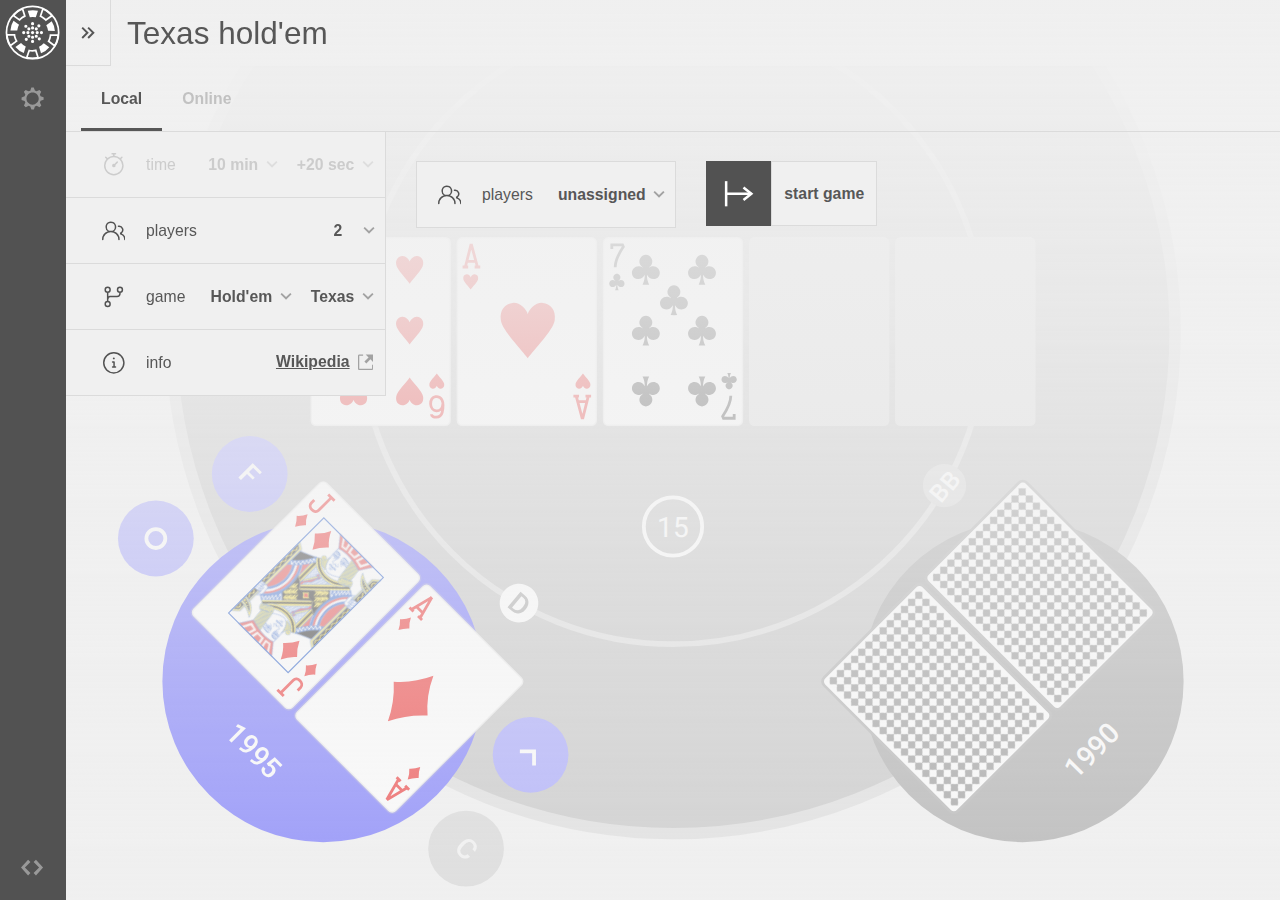
<file: 3558/index_prod.html>
<!DOCTYPE html>
<html>
  <head>
    <meta charset="utf-8"/>
    <meta name="robots" content="noindex,nofollow"/>
    <link rel="icon" type="image/png" href="img/logo-32x32-g.png"/>
    <link rel="stylesheet" type="text/css" href="css/index.css">
    <!-- <link rel="apple-touch-icon" sizes="180x180" href="img/app-logo/cr-180.png"> -->
    <meta name="apple-mobile-web-app-capable" content="yes">
    <meta name="apple-mobile-web-app-status-bar-style" content="black">

    <script type="text/javascript" src="sw.js"></script>

    <title>GridReactor</title>
  </head>
  <body>
    <div id="app_root">
      <div class="loading">
        <div class="logo">
          <img src="img/reactor.svg"/>
        </div>
        <span>loading...</span>
      </div>
    </div>
    <script src="shadow-js-prod/shared.js"></script>
    <script src="shadow-js-prod/app.js"></script>
  </body>
</html>
</file>
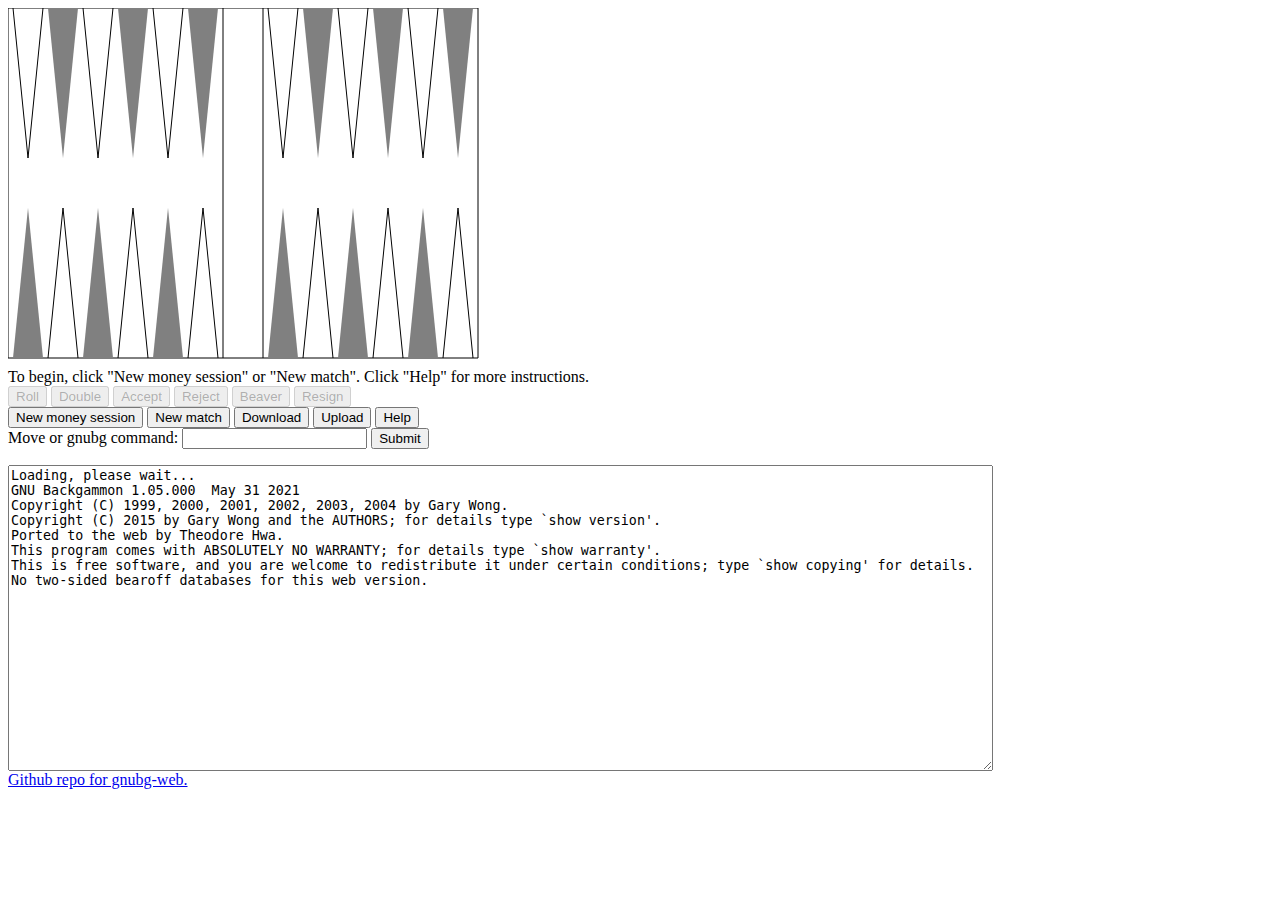
<file: 3558/js-libs/gnubg1.05.000.hwatheod@1dd3c63b6fe/gnubg_web.html>
<html>
<meta charset="UTF-8">
<canvas id="backgammonBoard" width="600" height="360"></canvas>
<div id="info"> </div>
<div id="instructions">To begin, click "New money session" or "New match". Click "Help" for more instructions.</div>
<div id="buttons">
<button id="roll" onclick="roll();" disabled="true">Roll</button>
<button id="double" onclick="double();" disabled="true">Double</button>
<button id="accept" onclick="accept();" disabled="true">Accept</button>
<button id="reject" onclick="reject();" disabled="true">Reject</button>
<button id="beaver" onclick="beaver();" disabled="true">Beaver</button>
<button type="resign" id="resign" disabled="true" onclick='var value = prompt("Enter value(1=single, 2=gammon, 3=backgammon)"); resign(value);'>Resign</button>
<br>
<button id="newSession" onclick="newSession();">New money session</button>
<button id="newMatch" onclick='var length = prompt("Enter match length"); newMatch(length);'>New match</button>
<button id="download" onclick='var filename = prompt("Enter file name to download"); download(filename);'>Download</button>
<button id="upload" onclick="upload();">Upload</button>
<button id="help" onclick="window.open('help.html', '_blank');">Help</button>
<br>
<form id="command_form">
   <label for="command_text">Move or gnubg command:</label>
   <input id="command_text" type="text"></input>
   <input type="submit" value="Submit"></input>
</form>

</div>
<textarea id="gnubg_log" cols="120" rows="20" readonly="true">
Loading, please wait...
</textarea>

<script src="graphics.js"></script>

<script type="text/javascript">
    const ww = new Worker("gnubg_worker.js");

    ww.addEventListener("message", function (ev) {
        console.log("[UI<-] " + ev.data);
        writeLog(ev.data);
    });

    function gnubgCommand(command) { ww.postMessage(command); }

    function doNextTurn()  { gnubgCommand("doNextTurn"); }
    function newSession()  { gnubgCommand("new session"); }
    function newMatch(len) { gnubgCommand("new match " + len); }
    function roll()        { gnubgCommand("roll"); }
    function double()      { gnubgCommand("double"); }
    function accept()      { gnubgCommand("accept"); }
    function reject()      { gnubgCommand("reject"); }
    function beaver()      { gnubgCommand("beaver"); }
    function resign(val)   { gnubgCommand("resign " + val); }
</script>

<script type="text/javascript">
    window.addEventListener("load", function() {
      var form = document.getElementById("command_form");

      form.addEventListener("submit", function(event) {
        event.preventDefault();

        var command_text_element = document.getElementById("command_text");
        var command = command_text_element.value;
        gnubgCommand(command);
        command_text_element.value = "";
      });

      // draw an empty board on initial load
      drawBoard(true);
    });


    lastLogLine = ""; // needed for stdin prompts from gnubg's GetInput function in gnubg.c

    function writeLog(str) {
      if (str.startsWith("falling back to ArrayBuffer instantiation")
      ||  str.startsWith("wasm streaming compile failed")
      ||  str.startsWith("file packager has copied file data into memory"))
      { // suppress various startup messages not from gnubg, put it into console instead
        console.log(str);
      } else {
        if (str.startsWith("board:")
        ||  str.includes("offers to resign")) {
          updateBoard(str);
          window.setTimeout(doNextTurn, 1000);
        }

        if (!str.startsWith("board:")) {
          lastLogLine = str;
          var gnubg_log = document.getElementById("gnubg_log");
          gnubg_log.textContent += str;
          gnubg_log.textContent += '\n';
          gnubg_log.scrollTop    = gnubg_log.scrollHeight;
        }
      }
    }


    inputBuffer = "";
    inputBufferPointer = 0;

    function stdin() {
      if (inputBuffer == "") {
        inputBuffer        = window.prompt(lastLogLine);
        inputBuffer       += '\n';
        inputBufferPointer = 1;
        return inputBuffer.charCodeAt(0);
      } else {
        if (inputBufferPointer < inputBuffer.length) {
          var code = inputBuffer.charCodeAt(inputBufferPointer);
          ++inputBufferPointer;
          return code;
        } else {
          inputBuffer = "";
          return null;
        }
      }
    }


    lastTurn = 0;
    lastBoard = "";
    resignationOfferPending = false;
    resignationValue = 0;

    function updateBoard(rawBoard) {
      if (resignationOfferPending) {
        // Ignore board update immediately after resignation offer, since nothing has
        // changed and we don't want to remove the "Accept or reject the resignation" message
        resignationOfferPending = false;
        resignationValue = 0;
        return;
      }
      var resignationOffered = false;
      if (rawBoard.includes("offers to resign")) {
        resignationOffered = true;
        resignationOfferPending = true;
        if (rawBoard.endsWith("a single game."))     { resignationValue = 1; }
        else if (rawBoard.endsWith("a gammon."))     { resignationValue = 2; }
        else if (rawBoard.endsWith("a backgammon.")) { resignationValue = 3; }
        else {
          console.error("Unknown resignation value " + resignationValue);
        }
        rawBoard = lastBoard;
      }

      var rawBoardSplit = rawBoard.split(":");
      var myName = rawBoardSplit[1];
      var opponentName = rawBoardSplit[2];
      var boardString = rawBoardSplit.slice(6, 6 + 26);
      var board = boardString.map(function(x) { return parseInt(x); });
      var matchLength = parseInt(rawBoardSplit[3]);
      var myScore = parseInt(rawBoardSplit[4]);
      var opponentScore = parseInt(rawBoardSplit[5]);
      var turn = parseInt(rawBoardSplit[32]);
      var dice1 = parseInt(rawBoardSplit[33]);
      var dice2 = parseInt(rawBoardSplit[34]);
      var cubeValue = parseInt(rawBoardSplit[37]);
      var iMayDouble = parseInt(rawBoardSplit[38]);
      var opponentMayDouble = parseInt(rawBoardSplit[39]);
      var wasDoubled = parseInt(rawBoardSplit[40]);
      var myPiecesOff = parseInt(rawBoardSplit[45]);
      var opponentPiecesOff = parseInt(rawBoardSplit[46]);
      var crawford = parseInt(rawBoardSplit[51]);

      if (dice1 > 0 && turn != lastTurn) {
        var name = (turn == 1) ? myName : opponentName;
        writeLog(name + " rolls " + dice1 + " " + dice2);
        lastTurn = turn;
      }

      drawBoard(false,
        board,
        matchLength,
        myScore,
        opponentScore,
        turn,
        dice1,
        dice2,
        cubeValue,
        iMayDouble,
        opponentMayDouble,
        wasDoubled,
        myPiecesOff,
        opponentPiecesOff,
        crawford,
        resignationOffered,
        resignationValue);

      lastBoard = rawBoard;
    }

    const fakeDownload = document.createElement('a');
    fakeDownload.style.display = 'none';

    function download(filename) {
      const data = new Blob([FS.readFile(filename, { encoding: 'utf8' })]);
      const url = window.URL.createObjectURL(data);
      fakeDownload.href = url;
      fakeDownload.download = filename;
      document.body.appendChild(fakeDownload);
      fakeDownload.click();
      window.URL.revokeObjectURL(url);
      document.body.removeChild(fakeDownload);
    }

    const fakeUpload = document.createElement('input');
    fakeUpload.type = 'file';
    fakeUpload.multiple = true;
    fakeUpload.style.display = 'none';
    fakeUpload.addEventListener("change", function() {
      for (var i = 0; i < this.files.length; i++) {
        const file = this.files.item(i);
        console.log('Uploading ' + file.name);
        const fileReader = new FileReader();
        fileReader.onload = function(e) {
          const arrayBuffer = e.target.result;
          const data = new Uint8Array(arrayBuffer);
          FS.writeFile(file.name, data);
          writeLog('Successfully uploaded ' + file.name);
        }
        fileReader.onerror = function() {
          writeLog('Could not upload ' + file.name);
        }
        fileReader.readAsArrayBuffer(file);
      }
      document.body.removeChild(this);
    }, false);

    function upload() {
      document.body.appendChild(fakeUpload);
      fakeUpload.click();
    }
</script>

<!-- <script src="gnubg.js"></script> -->
<footer>
<a href="https://github.com/hwatheod/gnubg-web">Github repo for gnubg-web.</a>
</footer>
</html>
</file>
<file: 3558/css/index.css>
@charset "UTF-8";div.zc-checkbox,div.zc-radio{white-space:nowrap}div.zc-checkbox span.zc-checkbox-label,div.zc-checkbox span.zc-radio-label,div.zc-radio span.zc-checkbox-label,div.zc-radio span.zc-radio-label{cursor:pointer;margin-left:5px}div.slider-item input.number{margin-right:5px}.zc-theme--high-contrast div.zc-button,.zc-theme--high-contrast div.zc-menu{--fg:#1a1a1a;--fg-activated:#e6e6e6;--fg-hover:#e6e6e6;--fg-press:#e6e6e6;--fg-disabled:#999;--bg:#e6e6e6;--bg-hover:grey;--bg-activated:#4d4d4d;--bg-press:#4d4d4d;--bg-disabled:#f2f2f2}div.zc{--width:auto;--height:3em;--size:4em;--border-width:3px;--border-radius:0px;--icon-sep:var(--border-width);--padding:12px;--box-shadow:2px 5px 18px hsla(0,0%,39%,.3);--opacity-disabled:0.4;--fg-l:20%;--fg:hsl(0,0%,var(--fg-l));--fg-activated-l:var(--fg-l);--fg-activated:hsl(0,0%,var(--fg-activated-l));--fg-hover-l:var(--fg-l);--fg-hover:hsl(0,0%,var(--fg-hover-l));--fg-press-l:var(--fg-l);--fg-press:hsl(0,0%,var(--fg-press-l));--fg-disabled-l:var(--fg-l);--fg-disabled:hsl(0,0%,var(--fg-disabled-l));--fg-idle-l:var(--fg-l);--fg-idle:hsl(0,0%,var(--fg-idle-l));--bg-l:90%;--bg:hsl(0,0%,var(--bg-l));--bg-hover-l:calc(var(--bg-l) + 3%);--bg-hover:hsl(0,0%,var(--bg-hover-l));--bg-press-l:calc(var(--bg-l) - 4%);--bg-press:hsl(0,0%,var(--bg-press-l));--bg-activated-l:calc(var(--bg-l) + 3%);--bg-activated:hsl(0,0%,var(--bg-activated-l));--bg-disabled-l:var(--bg-l);--bg-disabled:hsl(0,0%,var(--bg-disabled-l));--bg-idle-l:calc(var(--bg-l) - 4%);--bg-idle:hsl(0,0%,var(--bg-idle-l))}div.zc-button{--border-hover-l:30%;--border-hover:hsl(0,0%,var(--border-hover-l));--border-activated-l:30%;--border-activated:hsl(0,0%,var(--border-activated-l))}div.zc-button-group{--group-bg:transparent;--group-sep:var(--border-width)}div.zc-button-row{--row-sep:var(--border-width)}div.zc-menu{--caret-fg:var(--bg);--caret-bg:var(--fg);--caret-size:1.2em;--border-hover:var(--fg);--border-activated:var(--fg);--title-fg:var(--bg);--title-bg:var(--fg);--title-height:2em;--item-sep-col:#fff;--item-sep-width:1px}@-webkit-keyframes delayedOverflowVisible{0%{overflow:hidden}to{overflow:visible}}@keyframes delayedOverflowVisible{0%{overflow:hidden}to{overflow:visible}}div.zc-button{align-items:center;display:inline-flex;justify-content:center;-webkit-user-select:none;-moz-user-select:none;-ms-user-select:none;user-select:none}div.zc-button:hover{cursor:pointer}div.zc-button.uppercase{text-transform:uppercase}div.zc-button>div.icon-label{align-items:center;display:flex;flex-direction:row}div.zc-button>div.icon-label>div.icon{display:inline;height:1em;margin-right:var(--icon-sep)}div.zc-button.square{--width:var(--size);--height:var(--size);box-sizing:border-box;flex-shrink:0}div.zc-button.square>div.icon,div.zc-button.square>div.icon-label{align-items:center;display:flex;flex-direction:column}div.zc-button.square>div.icon-label>div.icon{font-size:1em;margin-bottom:var(--icon-sep)}div.zc-button.square>div.icon{font-size:1em}div.zc-button-row{display:flex;white-space:nowrap}div.zc-button-row>*{flex-grow:1}div.zc-button-group{align-items:center;display:inline-flex}div.zc-button{border-bottom-width:var(--border-width);border-left-width:0;border-right-width:0;border-top-width:var(--border-width);height:var(--height);padding:0 var(--padding);width:var(--width)}div.zc-button-row>*+*{margin-left:var(--row-sep)}div.zc-button-group>*+*{margin-left:var(--group-sep)}div.zc-button{background-color:var(--bg);border-color:transparent;border-style:solid;color:var(--fg);font-weight:700}div.zc-button.activated{background-color:var(--bg-activated);border-bottom-color:var(--border-activated);color:var(--fg-activated)}div.zc-button:hover:not(.disabled){background-color:var(--bg-hover);border-bottom-color:var(--border-hover);color:var(--fg-hover)}div.zc-button:active{background-color:var(--bg-press);border-bottom-color:var(--border-press);color:var(--fg-press)}div.zc-button.disabled,div.zc-menu.disabled{background-color:var(--bg-disabled);border-bottom-color:transparent;color:var(--fg-disabled);cursor:not-allowed;opacity:var(--opacity-disabled)}div.zc-button-row{background-color:var(--row-bg)}div.zc-button-group{background-color:var(--group-bg)}div.zc-menu{border:none;height:auto}div.zc-menu *{box-sizing:border-box!important}div.zc-menu.uniform-items-plus ul.zc-menu-items{min-width:100%}div.zc-menu.uniform-items ul.zc-menu-items{width:auto}div.zc-menu.variable-items ul.zc-menu-items{width:100%}div.zc-menu.variable-items li>div.zc-menu-items-container>ul li span.zc-menu-text{width:-webkit-fit-content;width:-moz-fit-content;width:fit-content}div.zc-menu.variable-items-plus ul.zc-menu-items{width:100%}div.zc-menu.variable-items-plus li>div.zc-menu-items-container>ul li span.zc-menu-text{min-width:100%;width:-webkit-fit-content;width:-moz-fit-content;width:fit-content}div.zc-menu.conform-items-to-header ul.zc-menu-items{width:100%}div.zc-menu.fixed-items ul.zc-menu-items{width:var(--width)}div.zc-menu.fixed-items-plus ul.zc-menu-items{width:100%}div.zc-menu li>ul li ul li .zc-menu-text{display:block}div.zc-menu li.zc-menu-item.zc-menu-active>div.zc-menu-items-container>ul{display:flex;visibility:visible}div.zc-menu span.zc-menu-text{align-items:center;cursor:pointer;display:inline-flex;justify-content:center;-webkit-user-select:none;-moz-user-select:none;-ms-user-select:none;user-select:none;white-space:nowrap}div.zc-menu span.zc-menu-header{align-items:stretch;display:flex}div.zc-menu span.zc-menu-header span.zc-menu-text:hover{border-bottom-color:var(--border-hover)}div.zc-menu span.zc-menu-header span.zc-menu-caret{align-items:center;cursor:pointer;display:flex}div.zc-menu li.zc-menu-item{display:block;position:relative}div.zc-menu li.zc-menu-item:hover>span.zc-menu-text{cursor:pointer}div.zc-menu li.zc-menu-item.parent{display:flex}div.zc-menu li.zc-menu-item.parent>div.zc-menu-items-container{position:relative}div.zc-menu.down li>div.zc-menu-items-container>ul{max-height:0;z-index:99999}div.zc-menu.down.animate li>div.zc-menu-items-container>ul{transition:max-height .2s ease,visibility 0s linear .5s}div.zc-menu li>div.zc-menu-items-container>ul{left:0;overflow:hidden;position:absolute;top:auto;visibility:hidden}div.zc-menu li>div.zc-menu-items-container>ul li{padding-top:0;width:100%}div.zc-menu li>div.zc-menu-items-container>ul li:last-child{border-bottom:none}div.zc-menu li>div.zc-menu-items-container>ul li span.zc-menu-text{text-align:left;width:100%}div.zc-menu li>div>ul>li>ul{position:absolute;top:0!important;visibility:hidden}div.zc-menu li>div>ul>li>ul>li:last-child{border-bottom:none}div.zc-menu.down li.zc-menu-active>div.zc-menu-items-container>ul,div.zc-menu.down li.zc-menu-item.parent{flex-direction:column}div.zc-menu.down:not(.animate) li.zc-menu-active>div.zc-menu-items-container>ul{overflow:visible}div.zc-menu.down.animate li.zc-menu-active>div.zc-menu-items-container>ul{-webkit-animation:delayedOverflowVisible .2s;animation:delayedOverflowVisible .2s;-webkit-animation-fill-mode:forwards;animation-fill-mode:forwards;max-height:216px;transition-delay:0s}div.zc-menu.right li.zc-menu-item.parent,div.zc-menu.right li.zc-menu-item.zc-menu-active>div.zc-menu-items-container>ul.zc-menu-items{flex-direction:row}div.zc-menu span.zc-menu-text{border-bottom-width:var(--border-width);border-left-width:0;border-right-width:0;border-top-width:var(--border-width);height:var(--height);padding:0 var(--padding);width:var(--width)}div.zc-menu span.zc-menu-header span.zc-menu-caret{font-size:var(--caret-size)}div.zc-menu.down li.zc-menu-item{border-top-width:var(--item-sep-width)}div.zc-menu.right li.zc-menu-item{border-left-width:var(--item-sep-width)}div.zc-menu div.zc-menu-section span.zc-menu-section-title span.zc-menu-text{border-width:0;height:var(--title-height)}div.zc-menu ul{list-style:none;margin:0;padding-left:0}div.zc-menu span.zc-menu-text{border-color:transparent;border-style:solid;font-weight:700}div.zc-menu ul.zc-menu-root>li>span.zc-menu-header>span.zc-menu-text{background:var(--bg);color:var(--fg)}div.zc-menu ul.zc-menu-root>li>span.zc-menu-header span.zc-menu-caret{background-color:var(--caret-bg);color:var(--caret-fg)}div.zc-menu ul.zc-menu-items>li>span.zc-menu-text{background:var(--bg-idle);color:var(--fg-idle)}div.zc-menu ul.zc-menu-items>li.selected>span.zc-menu-text{background:var(--bg-activated);color:var(--fg-activated)}div.zc-menu:not(.disabled) ul.zc-menu-root>li>span.zc-menu-header:active>span.zc-menu-text{background:var(--bg-press);color:var(--fg-press)}div.zc-menu:not(.disabled) ul.zc-menu-root>li>span.zc-menu-header:hover>span.zc-menu-text{background:var(--bg-hover);color:var(--fg-hover)}div.zc-menu:not(.disabled) ul.zc-menu-items>li:active>span.zc-menu-text{background:var(--bg-press);color:var(--fg-press)}div.zc-menu:not(.disabled) ul.zc-menu-items>li:hover>span.zc-menu-text{background:var(--bg-hover);color:var(--fg-hover)}div.zc-menu.down ul.zc-menu-items>li{border-top-color:var(--item-sep-col);border-top-style:solid}div.zc-menu.right ul.zc-menu-items>li{border-left-color:var(--item-sep-col);border-left-style:solid}div.zc-menu div.zc-menu-section span.zc-menu-section-title span.zc-menu-text{background-color:var(--title-bg);color:var(--title-fg)}div.zc-menu div.zc-menu-section span.zc-menu-section-title span.zc-menu-text.inactive{background-color:var(--bg-idle)}div.zc-menu div.zc-menu-section span.zc-menu-section-title span.zc-menu-text.inactive:hover{color:var(--fg-idle)}div.zc-menu>ul>li.selected:hover>.zc-menu-text,div.zc-menu>ul>li.selected>.zc-menu-text{border-color:var(--bg-idle);color:var(--bg-idle)}div.zc-panel{--bg:#e6e6e6;--fg:#1a1a1a;display:block;overflow:hidden;transition:max-height .2s ease-in-out}div.zc-panel .panel-title{cursor:pointer;text-align:center;-webkit-user-select:none;-moz-user-select:none;-ms-user-select:none;user-select:none}div.zc-panel .panel-content .panel-section .panel-section-title{display:block}div.zc-panel{background-color:var(--bg);border-radius:0;margin:0 0 5px;padding:5px 5px 7px}div.zc-panel .panel-title{color:var(--fg);font:13px Arial,sans-serif;font-weight:700;margin-bottom:10px;padding-top:2px;text-transform:uppercase}div.zc-panel .panel-title .zmdi{font-size:20px;margin-left:5px;position:relative;top:3px}div.zc-panel .panel-content{color:var(--fg);margin-top:3px;padding:5px}div.zc-panel .panel-content .panel-section .panel-section-title{font-size:13px;font-weight:700;margin-bottom:5px;text-transform:uppercase}div.zc-panel .panel-content .panel-section+.panel-section{margin-top:10px}div.form{--pd:10px;--pd-half:5px;--panel-height:50px;--border-grey:#d2d6db;--border-blue:#1f87ff;--grey-shadow:rgba(27,31,35,.07);--blue-shadow:rgba(3,103,216,.3);--available-bg:#e6ffe6;--taken-bg:#ffe6e6;--invalid-bg:#fff0f0;background-color:#fff;border-radius:var(--border-radius);display:inline-flex;flex-direction:column;padding:var(--pd)}div.form,div.form div.zc{--border-radius:5px}div.form>*+*{margin-top:var(--pd)}div.form input{border:1px solid var(--border-grey);box-shadow:inset 0 1px 2px var(--grey-shadow);outline:none;width:100%}div.form input:focus{border-color:var(--border-grey);border:1px solid var(--border-blue);box-shadow:inset 0 1px 2px var(--grey-shadow),0 0 0 .2em var(--blue-shadow)}div.form div.zc.zc-button{--height:var(--panel-height);--border-width:0}div.form input.invalid{background-color:var(--invalid-bg)}div.form div.zc.zc-button,div.form input{border-radius:var(--border-radius);font-size:inherit;height:var(--panel-height);padding:0 var(--pd)}div.form.sign-up div.user{display:flex}div.form.sign-up div.user>*+*{margin-left:var(--pd-half)}div.form.sign-up div.user div.zc-button.check.available{background-color:var(--available-bg);color:green;font-size:1.2em}div.form.sign-up div.user div.zc-button.check.taken{background-color:var(--taken-bg);color:red}div.form.log-in div.unverified-email>div:first-child{background-color:#66f;border-radius:var(--border-radius);color:#fff;padding:20px}div.form.log-in div.unverified-email>*+*{margin-top:10px}div.form.log-in div.unverified-email div.resend{background-color:#f2f2f2;border-radius:var(--border-radius);padding:20px}div.form.log-in div.unverified-email div.resend>div:first-child{margin-bottom:var(--pd)}div.form.log-in div.unverified-email div.resend div.resend-controls{display:flex}div.form.log-in div.unverified-email div.resend div.resend-controls>*+*{margin-left:var(--pd-half)}div.identicon img{margin-left:3px;margin-right:10px;position:relative;top:2px}div.zc.zc-button,div.zc.zc-menu span.zc-menu-text{font-weight:600}div.zc.zc-button.square{--width:var(--square-size);--height:var(--square-size);text-transform:uppercase}div.zc.zc-button.square>div.icon{font-size:1.5em}div.zc.zc-button.square>div.icon-label>div.label{font-size:.7em}div.zc.zc-button.square>div.icon-label>div.icon{font-size:1.5em;margin-top:2px}div.square-btn-menu{display:flex;flex-shrink:0;margin:0}div.square-btn-menu+.btn--a-cat--tab{margin-left:1px}div.square-btn-menu>div.zc-button.square{--fg-activated:#fff}div.square-btn-menu>div.zc-button.square.contrast{--fg:#fff;--bg:var(--contrast-bg)}div.square-btn-menu-contents{align-items:center;display:flex;padding:0}div.square-btn-menu-contents>div{display:flex}div.chessreactor div.zc-panel ul{margin-bottom:0}div.chessreactor div.zc-panel ul>li .param-name{font-weight:700}div.zc.zc-menu>ul.zc-menu-root>li.zc-menu-item.parent span.zc-menu-header{--caret-bg:transparent}div.zc.zc-menu>ul.zc-menu-root>li.zc-menu-item.parent span.zc-menu-header:hover{background-color:var(--bg-hover)}div.zc.zc-menu.active>ul.zc-menu-root>li.zc-menu-item.parent.zc-menu-active{background-color:var(--blue)}div.zc.zc-menu.active>ul.zc-menu-root>li.zc-menu-item.parent.zc-menu-active span.zc-menu-header{--bg-hover:var(--blue);--fg-hover:#fff;--fg:#fff;--caret-fg:#fff;border-color:var(--blue)!important}div.layout-scaffold{--border-width:2px;--top:0px;--leftcol-padding:0px;--leftcol-border-width:1px;--top-hud-border-bottom:var(--border-width);--top-hud-border-color:var(--maincol-bg);--footer-right-offset:15px;--scroll-bar-width:0px;--rightcol-width:500px;--calc-leftcol-width:calc(var(--square-size) + var(--leftcol-border-width));--calc-maincol-offset:calc(var(--calc-leftcol-width) + var(--midcol-width));--calc-maincol-width:calc(100vw - var(--calc-maincol-offset) + var(--scroll-bar-width));--calc-footer-width:calc(var(--calc-maincol-width) - var(--footer-right-offset));--calc-toprow-height:var(--panel-height);--calc-main-offset:var(--calc-toprow-height);--calc-main-height:calc(var(--H) - var(--calc-main-offset));--calc-rightcol-offset:calc(var(--calc-maincol-offset) + var(--calc-maincol-width))}div.layout-scaffold.with-midcol{--leftcol-border-width:0px}div.layout-scaffold.with-rightcol{--calc-maincol-width:calc(100vw - var(--calc-maincol-offset) - var(--rightcol-width) + var(--scroll-bar-width))}div.layout-scaffold.plain{--midcol-width:0px}div.layout-scaffold.plain div.midcol{display:none}div.layout-scaffold.app{background-color:var(--app-bg-layout)}div.layout-scaffold.app div.leftcol{background-color:var(--leftcol-bg);height:var(--H);left:0;padding:var(--leftcol-padding);position:fixed;top:var(--top);width:var(--calc-leftcol-width);z-index:10}div.layout-scaffold.app div.midcol{background-color:var(--midcol-bg);color:var(--midcol-fg);height:var(--H);left:var(--calc-leftcol-width);overflow-y:auto;position:fixed;top:var(--top);width:var(--midcol-width);z-index:11}div.layout-scaffold.app div.overlay-mono{height:var(--H);left:var(--calc-maincol-offset);overflow:scroll;position:absolute;width:var(--calc-maincol-width);z-index:100}div.layout-scaffold.app.preview div.maincol{overflow:hidden}div.layout-scaffold.app div.maincol{background-color:var(--maincol-bg);height:var(--H);left:var(--calc-maincol-offset);overflow:auto;position:absolute;top:var(--top);width:var(--calc-maincol-width)}div.layout-scaffold.app div.maincol div.toprow{border-bottom:1px solid var(--app-border);height:calc(var(--square-size) + 1px);position:fixed;width:var(--calc-maincol-width);z-index:9}div.layout-scaffold.app div.maincol div.toprow div.toprow-left,div.layout-scaffold.app div.maincol div.toprow div.toprow-right{border-style:solid;border-width:0;position:fixed}div.layout-scaffold.app div.maincol div.toprow div.toprow-left{background-color:var(--top-hud-bg-color);border-left-width:0!important;left:var(--calc-maincol-offset);max-width:var(--calc-maincol-width);z-index:11}div.layout-scaffold.app div.maincol div.toprow div.toprow-left div.zc-button,div.layout-scaffold.app div.maincol div.toprow div.toprow-left div.zc-menu{--height:var(--calc-toprow-height)}div.layout-scaffold.app div.maincol div.toprow div.toprow-left div.zc-button-row{--button-row-sep:2px}div.layout-scaffold.app div.maincol div.toprow div.toprow-right{border-color:#fff;border-width:0;border-right-width:0!important;z-index:12}div.layout-scaffold.app div.maincol div.toprow div.toprow-right div.controls{border-style:solid;border-width:0}div.layout-scaffold.app div.maincol div.overlay-right{z-index:11}div.layout-scaffold.app div.maincol div.main-outer{margin-top:var(--calc-main-offset);position:relative;z-index:8}div.layout-scaffold.app div.maincol div.main-outer div.bottom{margin-right:var(--layout-padding)}div.layout-scaffold.app div.maincol div.footer{max-width:var(--calc-footer-width)}div.layout-scaffold.app div.rightcol{height:var(--H);left:var(--calc-rightcol-offset);position:absolute;width:var(--rightcol-width)}div.layout-scaffold div.maincol.mono div.mono-container{height:var(--H)}div.layout-scaffold div.maincol.mono div.mono-container svg.game-grid{display:block;height:100%;min-width:var(--calc-maincol-width)}div.layout-scaffold.started div.maincol.mono div.mono-container svg.game-grid{width:100%}div.layout-scaffold div.maincol div.main-outer div.main-inner{height:var(--calc-main-height);position:relative;width:100%}div.layout-scaffold div.maincol div.main-outer div.main-inner svg.game-grid{height:100%;min-width:var(--calc-maincol-width)}div.layout-scaffold.started.started div.maincol.mono div.mono-container{display:flex;justify-content:center}div.layout-scaffold.started div.maincol div.main-outer div.main-inner{display:flex;height:var(--calc-main-height);justify-content:center;width:var(--calc-maincol-width)}div.layout-scaffold.started div.maincol div.main-outer div.main-inner svg.game-grid{width:100%}div.layout-scaffold.embed{display:flex}div.layout-scaffold.embed div.leftcol{width:var(--calc-leftcol-width)}div.layout-scaffold.embed div.midcol{flex-shrink:0}div.layout-scaffold.embed div.maincol{overflow:scroll}div.layout-scaffold.embed div.maincol div.mainrow div.toprow-left{height:var(--calc-toprow-height)}div.layout-scaffold.sq ul.layout-squares-vertical{list-style:none;padding-left:0;padding-top:0}div.layout-scaffold.sq ul.layout-squares-vertical li.bottom{bottom:0;position:absolute}div.layout-scaffold{--midcol-width:var(--sidebar-width);--maincol-bg:var(--maincol-bg-setup);--border-width:var(--field-border-width)}div.layout-scaffold *{-webkit-user-select:none;-moz-user-select:none;-ms-user-select:none;user-select:none}div.layout-scaffold.started{--maincol-bg:var(--maincol-bg-started)}div.layout-scaffold div.maincol div.toprow-right{position:fixed;right:0;top:0}div.layout-scaffold div.overlay-mono{background:linear-gradient(to bottom,var(--rest-overlay-gradient-1) 10px,var(--rest-overlay-gradient-2),var(--rest-overlay-gradient-3),var(--rest-overlay-gradient-4))}div.layout-scaffold div.rightcol{--color-shadow-small:-3px 0 12px rgba(27,31,35,.04);--color-shadow-highlight:inset 0 1px 0 hsla(0,0%,100%,.25);--app-border:#ebedf0;background-color:#fff;box-shadow:var(--color-shadow-small),var(--color-shadow-highlight);color:#24292e;font-size:16px;line-height:1.5;z-index:101}div.layout-scaffold div.rightcol div.toprow{background-color:inherit;border-bottom:1px solid var(--app-border);height:var(--square-size-plus)}div.layout-scaffold div.rightcol div.toprow div.scope-doc-toprow{color:var(--panel-fg-dim);display:flex;height:100%;justify-content:space-between}div.layout-scaffold div.rightcol div.toprow div.scope-doc-toprow>*{min-width:var(--square-size-plus)}div.layout-scaffold div.rightcol div.toprow div.scope-doc-toprow div.scope-doc-close div.zc.square-btn,div.layout-scaffold div.rightcol div.toprow div.scope-doc-toprow div.scope-doc-nav div.zc.square-btn{background-color:transparent;color:inherit}div.layout-scaffold div.rightcol div.toprow div.scope-doc-toprow div.scope-doc-close div.zc.square-btn:hover,div.layout-scaffold div.rightcol div.toprow div.scope-doc-toprow div.scope-doc-nav div.zc.square-btn:hover{color:var(--panel-fg)}div.layout-scaffold div.rightcol div.toprow div.scope-doc-toprow div.scope-doc-close svg.icon,div.layout-scaffold div.rightcol div.toprow div.scope-doc-toprow div.scope-doc-nav svg.icon{font-size:1.5em}div.layout-scaffold div.rightcol div.toprow div.scope-doc-toprow div.filename{align-items:center;display:flex;flex-grow:1;font-weight:600;height:100%}div.layout-scaffold div.rightcol div.content{height:calc(var(--H) - var(--square-size-plus));overflow:scroll;padding:20px}div.layout-scaffold div.rightcol div.content a.coord{background-color:rgba(27,31,35,.05);border-radius:6px;font-size:85%;margin:0;padding:.2em .4em}div.layout-scaffold div.rightcol div.content h1,div.layout-scaffold div.rightcol div.content h2{border-bottom:1px solid var(--app-border);font-weight:600;line-height:1.25;margin-bottom:16px;margin-top:24px;padding-bottom:.3em}div.layout-scaffold div.rightcol div.content h1{font-size:2em;margin-top:0}div.layout-scaffold div.rightcol div.content h2{font-size:1.5em}div.layout-scaffold.sq{--sq-border:var(--field-border-width)}div.app div.leftcol{border-right:var(--leftcol-border-width) solid var(--gap-border-color)}div.app div.overlay-inner div.overlay-cols{padding:0;position:relative;top:-1px}div.app div.overlay-inner div.overlay-cols>*{display:inline-block;vertical-align:top}div.app div.overlay-inner div.overlay-cols div.col-left div.fml-params div.fml-params-header{margin-bottom:var(--layout-padding-half)}div.app div.overlay-inner div.overlay-cols div.col-right{background-color:var(--midcol-bg);color:var(--midcol-fg);margin-left:var(--layout-padding)}div.app div.overlay-inner div.overlay-cols div.col-right.only{margin-left:0}div.leftcol-top-square{border-bottom:1px solid var(--gap-border-color)}div.leftcol-top-square,div.leftcol-top-square div.gr-disc{height:calc(var(--square-size) + 1px)}div.gr-disc{box-sizing:content-box;height:var(--square-size);padding:0;width:var(--square-size)}div.gr-disc div.gr-disc-inner{color:var(--gr-disc-fg);width:var(--square-size)}div.layout-scaffold div.leftcol div.gr-disc{background-color:var(--gr-disc-bg)}div.layout-scaffold ul.layout-squares-vertical{color:var(--square-btn-fg)}div.layout-scaffold ul.layout-squares-vertical div.zc-button.square.active{--border-width:0;--fg-activated:var(--square-btn-fg-activated);--bg-activated:var(--square-btn-bg-activated)}div.layout-scaffold ul.layout-squares-vertical div.zc-button>div.icon{font-size:1.6em}div.layout-scaffold ul.layout-squares-vertical li+li{border-top:1px solid var(--gap-border-color)}div.layout-scaffold ul.layout-squares-vertical li:last-child{border-bottom:1px solid var(--gap-border-color)}div.layout-scaffold ul.layout-squares-vertical div.zc.zc-button.square.tab-prim.activated:not(:hover){width:var(--calc-leftcol-width)}div.layout-scaffold div.maincol div.main-outer div.main-inner div.overlay-outer{height:100%;min-width:var(--calc-maincol-width);padding:0;position:absolute;width:100%;z-index:9}div.app{--square-size-plus:calc(var(--square-size) + 1px);--gr-disc-height:var(--square-size-plus);--panel-height:var(--square-size);--midcol-bg-highlight:var(--app-border);--app-bg:hsl(var(--app-h) var(--app-s) var(--app-bg-l));--app-fg:hsl(var(--app-h) var(--app-s) var(--app-fg-l));--app-border:hsl(var(--app-h) var(--app-s) var(--app-border-l));--app-bg-layout:var(--app-bg);--chrome-bg:hsl(var(--app-h) var(--app-s) var(--chrome-bg-l));--panel-bg:hsl(var(--app-h) var(--app-s) var(--panel-bg-l));--panel-fg-dim:hsl(var(--app-h) var(--app-s) var(--panel-fg-dim-l));--contrast-fg-dim:hsl(var(--app-h) var(--app-s) var(--contrast-fg-dim-l));--contrast-fg-hl:hsl(var(--app-h) var(--app-s) var(--contrast-fg-hl-l));--contrast-fg:hsl(var(--app-h) var(--app-s) var(--contrast-fg-l));--contrast-fg-faint:hsl(var(--app-h) var(--app-s) var(--contrast-fg-faint-l));--gr-l-plus-10:calc(var(--gr-l) + 10%);--gr-l-10:calc(var(--gr-l) - 10%);--gr-l-15:calc(var(--gr-l) - 15%);--gr-l-17:calc(var(--gr-l) - 17%);--color-reactor:hsl(var(--gr-h) var(--gr-s) var(--gr-l));--color-reactor-plus-10:hsl(var(--gr-h) var(--gr-s) var(--gr-l-plus-10));--color-reactor-10:hsl(var(--gr-h) var(--gr-s) var(--gr-l-10));--color-reactor-15:hsl(var(--gr-h) var(--gr-s) var(--gr-l-15));--color-reactor-17:hsl(var(--gr-h) var(--gr-s) var(--gr-l-17));--rest-overlay-gradient-1:var(--app-bg-layout);--rest-overlay-gradient-2:hsl(var(--app-h) var(--app-s) var(--app-bg-l)/0.85);--rest-overlay-gradient-3:hsl(var(--app-h) var(--app-s) var(--app-bg-l)/0.6);--rest-overlay-gradient-4:hsl(var(--app-h) var(--app-s) var(--app-bg-l)/0.4);--chrome-bg-l:var(--app-bg-l);--panel-fg:var(--app-fg);--panel-fg-press:var(--panel-fg);--panel-bg-l:var(--chrome-bg-l);--leftcol-bg:var(--chrome-bg);--midcol-hdr-bg:var(--chrome-bg);--midcol-hdr-fg:var(--app-border);--midcol-caret:var(--app-fg);--contrast-bg:hsl(var(--app-h) var(--app-s) var(--contrast-bg-l));--midcol-bg-hover:var(--color-reactor);--midcol-border-width:var(--field-border-width);--top-hud-bg:var(--chrome-bg);--top-hud-border-color:var(--maincol-bg-setup);--maincol-bg:transparent;--maincol-bg-setup:transparent;--maincol-bg-started:transparent;--panel-entity-bg:var(--contrast-bg)}div.app,div.app div.layout-scaffold.app,div.app div.layout-scaffold.embed{--border-width:var(--field-border-width);--top-hud-content-height:var(--panel-height);--top-hud-border-bottom:var(--field-border-width)}div.app div.midcol div.ff-sidebar{--midcol-border:hsl(var(--app-h) var(--app-s) var(--midcol-border-l))}div.app{--square-size:65px;--sidebar-width:250px;--app-border-width:1px;--field-border-width:1px;--fml-sum-border-width:1px;--p1-border-left-with-midcol:0px;--red:#ff4d4d;--blue:#66f;--player-win-bg:#33cc80;--player-win-fg:#fff;--gr-h:150deg;--gr-s:100%;--gr-l:50%;--panel-bg-hover:hsl(var(--app-h) var(--app-s) calc(var(--panel-bg-l) + 2%));--panel-bg-press:hsl(var(--app-h) var(--app-s) calc(var(--panel-bg-l) - 8%));--border-outer:var(--blue);--gap-border-color:var(--app-border)}div.app.sidebar-wide{--sidebar-width:500px}div.app,div.app div.layout-scaffold.app,div.app div.layout-scaffold.embed{--layout-padding:15px;--layout-padding-dbl:30px;--layout-padding-mid:12px;--layout-padding-half:8px;--top-hud-padding:0px;--top-hud-border-top:0px;--scroll-bar-width:0px}div.app div.zc-button-group{--group-bg:#333}div.app div.zc-button-row{--row-bg:#333}div.app div.zc,div.app div.zc.zc-button,div.app div.zc.zc-elastic-input,div.app div.zc.zc-menu{--border-width:3px;--caret-size:1.4em;--border-hover:transparent!important}div.app div.zc,div.app div.zc *,div.app div.zc.zc-button,div.app div.zc.zc-button *,div.app div.zc.zc-elastic-input,div.app div.zc.zc-elastic-input *,div.app div.zc.zc-menu,div.app div.zc.zc-menu *{transition:background-color .1s linear}div.app div.zc.zc-button ul.zc-menu-root>li>div.zc-menu-items-container>ul>li.zc-menu-item,div.app div.zc.zc-elastic-input ul.zc-menu-root>li>div.zc-menu-items-container>ul>li.zc-menu-item,div.app div.zc.zc-menu ul.zc-menu-root>li>div.zc-menu-items-container>ul>li.zc-menu-item,div.app div.zc ul.zc-menu-root>li>div.zc-menu-items-container>ul>li.zc-menu-item{border-style:solid;border-width:1px}div.app div.zc.zc-button ul.zc-menu-root>li>div.zc-menu-items-container>ul>li.zc-menu-item+li,div.app div.zc.zc-elastic-input ul.zc-menu-root>li>div.zc-menu-items-container>ul>li.zc-menu-item+li,div.app div.zc.zc-menu ul.zc-menu-root>li>div.zc-menu-items-container>ul>li.zc-menu-item+li,div.app div.zc ul.zc-menu-root>li>div.zc-menu-items-container>ul>li.zc-menu-item+li{border-top-width:0}div.app div.zc-menu:not(.zc-menu-matrix) ul.zc-menu-root>li.zc-menu-item>div.zc-menu-items-container>ul.zc-menu-items>li.zc-menu-item{border-left-color:var(--border-outer);border-right-color:var(--border-outer);border-style:solid}div.app div.zc-menu:not(.zc-menu-matrix) ul.zc-menu-root>li.zc-menu-item>div.zc-menu-items-container>ul.zc-menu-items>li.zc-menu-item:first-child{border-top-color:var(--border-outer)}div.app div.zc-menu:not(.zc-menu-matrix) ul.zc-menu-root>li.zc-menu-item>div.zc-menu-items-container>ul.zc-menu-items>li.zc-menu-item:last-child{border-bottom-color:var(--border-outer)}div.app div.zc,div.app div.zc.zc-button,div.app div.zc.zc-elastic-input,div.app div.zc.zc-menu{--border-col:var(--app-border);--fg:var(--panel-fg);--fg-hover:var(--panel-fg);--fg-press:var(--panel-fg);--fg-idle:var(--panel-fg);--fg-activated:var(--panel-fg);--bg:var(--panel-bg);--bg-idle:var(--panel-bg);--bg-press:var(--panel-bg-press);--bg-hover:var(--panel-bg-hover);--bg-disabled:transparent;--fg-disabled:var(--panel-fg-dim);--bg-activated:#4d4d4d;--caret-fg:var(--fg);--title-fg:var(--caret-fg);--title-bg:var(--caret-bg);--border-hover:var(--color-reactor);--item-sep-col:var(--border-col)}div.app div.zc.zc-button ul.zc-menu-root>li>div.zc-menu-items-container>ul>li.zc-menu-item,div.app div.zc.zc-elastic-input ul.zc-menu-root>li>div.zc-menu-items-container>ul>li.zc-menu-item,div.app div.zc.zc-menu ul.zc-menu-root>li>div.zc-menu-items-container>ul>li.zc-menu-item,div.app div.zc ul.zc-menu-root>li>div.zc-menu-items-container>ul>li.zc-menu-item{border-color:var(--border-col)}div.app div.zc.cancel,div.app div.zc.delete,div.app div.zc.leave,div.app div.zc.zc-button.cancel,div.app div.zc.zc-button.delete,div.app div.zc.zc-button.leave,div.app div.zc.zc-elastic-input.cancel,div.app div.zc.zc-elastic-input.delete,div.app div.zc.zc-elastic-input.leave,div.app div.zc.zc-menu.cancel,div.app div.zc.zc-menu.delete,div.app div.zc.zc-menu.leave{--fg-hover:var(--red);--border-hover:var(--red)}div.app div.zc-button.square-btn{--width:var(--square-size);--height:var(--square-size)}div.app div.toprow{background-color:var(--panel-bg)}div.app div.leftcol div.gr-disc{--gr-disc-fg:var(--contrast-fg-hl)}div.app div.midcol div.ff-sidebar{--midcol-fg-active:var(--contrast-fg-hl);--midcol-fg-hover:var(--contrast-fg-hl);--midcol-bg-active:var(--midcol-border)}div.app div.midcol.settings,div.app div.midcol.shell{border-right:var(--app-border-width) solid var(--app-border);color:var(--panel-fg)}div.app div.midcol li:hover{background-color:var(--midcol-bg-highlight)}div.app.preview div.nav-header div.nav-item:hover:not(.active):not(.disabled){border-bottom-color:var(--app-border)!important}div.app.preview div.nav-header div.nav-item.disabled{cursor:not-allowed!important;opacity:.3}div.app li.zc-menu-item.selected{--fg-activated:var(--blue);--bg-activated:var(--panel-bg)}div.app.started{--app-border-width:1px;--current-turn-border-width:3px;--panel-bg:var(--app-bg);--chrome-bg:transparent;--top-hud-bg-color:transparent;--leftcol-bg:transparent;--midcol-hdr-bg:transparent;--midcol-bg:transparent;--midcol-hdr-fg:var(--panel-fg);--midcol-fg:var(--panel-fg);--midcol-caret-hover:var(--panel-fg);--gap-border-color:var(--app-border);--midcol-border-width:var(--app-border-width);--field-border-width:var(--app-border-width)}div.app.started div.tab-scnd{--border-activated:transparent;--fg-press:var(--contrast-bg);--bg-press:var(--contrast-bg);--border-press:transparent;--panel-bg-active:var(--app-bg)}div.app.started div.tab-scnd.activated{--border-hover:var(--border-activated)!important}div.app.started div.tab-prim{--panel-bg-active:var(--contrast-bg)}div.app.started div.leftcol div.gr-disc.play{--gr-disc-fg:#fff;--gr-disc-bg:var(--contrast-bg)}div.app.started div.log-panel,div.app.started div.midcol{--midcol-border:var(--app-border)}div.app.started div.midcol{border-right:var(--app-border-width) solid var(--app-border)}div.app.started div.midcol div.log-panel li{color:var(--panel-fg);opacity:1!important}div.app.started div.midcol div.log-panel li:active{color:var(--midcol-fg-highlight)}div.app.started div.midcol div.log-panel li div.log-item div.zc.zc-button.square{--border-hover:var(--panel-fg);background-color:transparent!important;color:inherit}div.app.started div.square-btn-menu>div.zc-button{--fg:var(--panel-fg-dim);--fg-activated:var(--midcol-fg);--border-activated:var(--midcol-fg)}div.app.started div.zc.zc-button,div.app.started div.zc.zc-elastic-input,div.app.started div.zc.zc-menu{--bg:transparent;--fg-activated:var(--midcol-fg);--bg-press:var(--app-bg);--bg-activated:var(--panel-bg-active-scnd);--caret-bg:var(--app-bg);--title-bg:var(--app-bg);--border-col:var(--app-border)}div.app.started div.leftcol{border-right:var(--leftcol-border-width) solid var(--gap-border-color)}div.app.started div.leftcol div.gr-disc{--color-reactor:var(--gr-disc-fg)}div.app.started div.leftcol ul.layout-squares-vertical div.zc.zc-button{--fg:var(--panel-fg-dim);--fg-activated:var(--panel-fg);--bg-hover:transparent;--border-hover:transparent}div.app.started div.toprow{--toprow-item-border-width:0;--toprow-item-border-bottom:var(--toprow-item-border-width) solid var(--app-border);background-color:transparent}div.app.started div.toprow div.player-item{background-color:transparent;border-bottom-color:var(--app-border);border-bottom-width:var(--toprow-item-border-width);border-left-width:0;border-right-width:0;border-top-width:var(--toprow-item-border-width);color:var(--panel-fg);height:calc(var(--square-size) + 1px);opacity:.5;padding:0 20px}div.app.started div.toprow div.player-item div.e-hiccup-html,div.app.started div.toprow div.player-item div.player-name{display:none}div.app.started div.toprow div.player-item.p-curr-i{opacity:1}div.app.started div.toprow div.player-item.defeated div.player-name,div.app.started div.toprow div.player-item.p-curr-i div.player-name,div.app.started div.toprow div.player-item.win div.player-name{color:var(--panel-fg);display:inline-flex;margin-left:var(--layout-padding)}div.app.started div.toprow-right div.button-container{border-bottom:var(--toprow-item-border-bottom)}div.app.started div.toprow-right div.button-container:first-child{border-left:var(--app-border-width) solid var(--app-border)}div.app.started div.toprow-right span.zc-menu-header span.zc-menu-text{background-color:transparent}div.app.started div.toprow-right span.zc-menu-header span.zc-menu-caret{--caret-bg:transparent;border-bottom:var(--toprow-item-border-bottom)}div.app div.start-panel{margin:var(--layout-padding-dbl) var(--layout-padding-dbl) 0 var(--layout-padding-dbl)}div.app div.start-panel div.zc.zc-button-group{border:0!important}div.app div.start-panel div.zc.zc-button-group div.zc.zc-button{margin-left:0}div.app div.start-panel div.zc.zc-button-group div.zc.zc-button:first-child{border:0!important;color:#fff}div.app div.start-panel div.zc.zc-button-group div.zc.zc-button:last-child{background-color:var(--app-bg-layout);border:1px solid var(--app-border)}div.app div.start-panel div.zc.zc-button-group:hover div.zc.zc-button:first-child{background-color:var(--blue)}div.app div.start-panel div.zc.zc-button-group:hover div.zc.zc-button:last-child{color:var(--blue)}div.app div.start-panel div.zc.zc-button-group div.icon{font-size:2em}div.app div.start-panel div.zc.zc-button-group div.icon path{stroke-width:8px!important}div.app.preview{--toprow-height:calc(var(--square-size-plus)*2);--chrome-bg-l:var(--app-bg-l)}div.app.preview div.leftcol{background-color:var(--contrast-bg)!important;border-right:0!important}div.app.preview div.leftcol div.zc.zc-button{--fg:var(--contrast-fg-dim)!important;--fg-activated:var(--contrast-fg);--fg-hover:var(--contrast-fg);--fg-press:var(--contrast-fg);background-color:transparent;border-color:transparent}div.app.preview div.leftcol li{border:0!important}div.app.preview div.leftcol div.leftcol-top-square{border-bottom:0 solid var(--panel-fg-dim)!important}div.app.preview div.leftcol div.leftcol-top-square div.gr-disc.play{height:var(--square-size)}div.app.preview div.leftcol div.gr-disc div.gr-disc-inner{--color-reactor:#fff!important}div.app.preview div.midcol div.ff-sidebar{--midcol-bg:var(--contrast-bg);min-height:100%}div.app.preview div.midcol div.ff-sidebar div.fml-item.active{font-weight:600}div.app.preview div.nav-header{align-items:flex-start;border-bottom:1px solid var(--app-border);display:flex;flex-direction:column;white-space:nowrap;width:100%}div.app.preview div.nav-header div.nav-header-top{align-items:center;display:flex;position:relative}div.app.preview div.nav-header div.nav-header-top div.toggle{align-items:center;border:1px solid var(--app-border);border-left:0;border-top:0;color:var(--panel-fg);cursor:pointer;display:flex;height:var(--square-size-plus);justify-content:center;width:45px}div.app.preview div.nav-header div.nav-header-top div.toggle:hover{background-color:var(--panel-bg-hover)}div.app.preview div.nav-header div.nav-header-top h1{color:var(--app-fg);height:var(--square-size-plus);line-height:var(--square-size-plus);margin:0 16px}div.app.preview div.nav-header div.nav-items{display:flex;width:100%}div.app.preview div.nav-header div.nav-items div.nav-item{align-items:center;border-color:transparent;border-style:solid;border-width:3px 0;color:var(--app-fg);display:flex;font-weight:600;height:var(--square-size);padding:15px 20px;text-transform:capitalize}div.app.preview div.nav-header div.nav-items div.nav-item:hover{cursor:pointer}div.app.preview div.nav-header div.nav-items div.nav-item:first-child{margin-left:var(--layout-padding)}div.app.preview div.nav-header div.nav-items div.nav-item.active{border-bottom-color:var(--fg)}div.app.preview div.nav-header div.nav-items div.nav-item div.icon{font-size:1.5em;margin-right:var(--layout-padding-half)}div.app.preview div.fml-params{border:0;padding:0}div.app.preview div.fml-params div.zc.zc-button.activated{--bg-hover:var(--contrast-bg)}div.app.preview div.fml-params div.zc.zc-button.square-btn:not(.activated),div.app.preview div.fml-params div.zc.zc-menu.disabled{--bg:var(--app-bg-layout);--fg:var(--panel-fg-dim);--opacity-disabled:1;color:var(--panel-fg-dim)}div.app.preview div.fml-params div.zc.zc-button.square-btn.activated{--bg:var(--app-bg-layout)!important;--bg-activated:var(--contrast-bg)!important;color:var(--contrast-fg)}div.app.preview div.fml-params div.zc.zc-button-group{border:1px solid var(--app-border);border-radius:calc(var(--border-rad) + 1px)}div.app.preview div.fml-params div.zc.zc-button-group div.square-btn{--bg-activated:var(--contrast-bg)!important;border-bottom-left-radius:var(--border-rad);border-color:transparent;border-top-left-radius:var(--border-rad);color:var(--panel-bg)}div.app.preview div.fml-params div.zc.zc-button-group div.zc-menu:last-child span.zc-menu-caret{border-bottom-right-radius:var(--border-rad);border-top-right-radius:var(--border-rad)}div.app.preview div.fml-params div.zc.zc-button-group span.zc-menu-header span.zc-menu-caret,div.app.preview div.fml-params div.zc.zc-button-group span.zc-menu-header span.zc-menu-text{background-color:transparent}div.app.preview div.fml-params div.fml-params-contents,div.app.preview div.fml-params div.fml-params-header{padding:0!important}div.app.preview div.fml-params-header{align-items:flex-start;display:flex}div.app.preview div.fml-params-header>*+*{margin-left:var(--layout-padding)}div.app.preview div.overlay-cols{padding-top:var(--layout-padding)}div.app.preview div.overlay-cols div.col-right{background-color:transparent!important}div.app.theme-dark{--app-h:220deg;--app-s:3%;--app-bg-l:16%;--app-border-l:19%;--app-fg-l:82%;--panel-bg-l:16%;--panel-bg-hover:var(--contrast-bg);--panel-bg-press:var(--contrast-bg);--panel-fg-dim-l:30%;--contrast-bg-l:21%;--contrast-fg-faint-l:25%;--contrast-fg-dim-l:30%;--contrast-fg-l:82%;--contrast-fg-hl-l:100%;--dropdown-border:var(--contrast-bg)}div.app.theme-dark div.midcol div.ff-sidebar{--midcol-border-l:30%;--midcol-fg:var(--app-fg)}div.app.theme-dark div.midcol div.ff-sidebar div.fml-item div.grid-icon svg{--fg:var(--contrast-fg-faint)}div.app.theme-dark div.midcol div.ff-sidebar div.fml-item div.grid-icon svg g.player{--player:var(--panel-fg-dim)}div.app.theme-dark div.midcol div.ff-sidebar div.fml-item.active div.grid-icon svg,div.app.theme-dark div.midcol div.ff-sidebar div.fml-item:hover div.grid-icon svg{--fg:hsl(var(--app-h) var(--app-s) 26%)}div.app.theme-dark div.midcol div.ff-sidebar div.fml-item.active div.grid-icon svg g.player,div.app.theme-dark div.midcol div.ff-sidebar div.fml-item:hover div.grid-icon svg g.player{--player:hsl(var(--app-h) var(--app-s) 22%)}div.app.theme-dark div.e-hiccup-html svg,div.app.theme-dark svg.game-grid{--field-light:#2c2d30;--field-light-label:#1b1c1d;--field-dark:#222325;--field-dark-label:#303236;--field-darker:#26272a;--board-outline:#303236;--field-stroke:var(--field-light);--field-selected:#4d62cb;--e-black-fg:#9196a1;--e-black-bg:#22252a;--e-white-fg:#babec4;--e-white-bg:#3e4974;--action-disc-idle:rgba(77,98,203,.4);--action-disc-hover:#4d62cb;--action-disc-disabled:#22252a}div.app.theme-dark.material-wood{--app-h:25deg;--app-s:10%}div.app.theme-dark.material-wood div.e-hiccup-html svg,div.app.theme-dark.material-wood svg.game-grid{--board-outline:var(--field-dark);--field-stroke:var(--field-dark);--field-light:#bcac8f;--field-dark-label:var(--field-light);--field-dark:#664e3d;--field-light-label:var(--field-dark);--field-darker:#d1d1d1;--e-black-fg:#d5cbb9;--e-black-bg:#2e2e2e;--e-white-fg:var(--e-black-bg);--e-white-bg:#f9ebdc}div.app.theme-light{--app-h:240deg;--app-s:0%;--app-bg-l:97%;--app-border-l:88%;--app-fg-l:30%;--panel-fg-dim-l:80%;--contrast-bg-l:32%;--contrast-fg-dim-l:60%;--contrast-fg-l:97%;--contrast-fg-hl-l:100%;--dropdown-border:var(--app-border)}div.app.theme-light.started{--app-bg-l:96%;--app-border-l:91%}div.app.theme-light div.midcol div.ff-sidebar{--midcol-border-l:45%;--midcol-fg-highlight:var(--contrast-fg-hl)}div.app.theme-light div.midcol div.ff-sidebar div.fml-item{color:var(--contrast-fg-hl)}div.app.theme-light div.midcol div.ff-sidebar div.fml-item div.grid-icon svg{--fg:hsl(var(--app-h) var(--app-s) 40%)}div.app.theme-light div.midcol div.ff-sidebar div.fml-item div.grid-icon svg g.player{--player:hsl(var(--app-h) var(--app-s) 50%)}div.app.theme-light div.midcol div.ff-sidebar div.fml-item.active div.grid-icon svg,div.app.theme-light div.midcol div.ff-sidebar div.fml-item:hover div.grid-icon svg{--fg:hsl(var(--app-h) var(--app-s) 40%)}div.app.theme-light div.midcol div.ff-sidebar div.fml-item.active div.grid-icon svg g.player,div.app.theme-light div.midcol div.ff-sidebar div.fml-item:hover div.grid-icon svg g.player{--player:hsl(var(--app-h) var(--app-s) 35%)}div.app.theme-light div.e-hiccup-html svg,div.app.theme-light svg.game-grid,div.app.theme-light svg.icon{--board-outline:var(--field-dark);--field-stroke:var(--field-dark);--field-light:#f7f7f7;--field-dark-label:#fff;--field-light-label:#d4d4d4;--field-dark:#dedede;--field-darker:#d1d1d1;--field-selected:#66f;--e-black-fg:#f2f2f2;--e-black-bg:#4a4a4a;--e-white-fg:#404040;--e-white-bg:#fff;--e-green-bg:#1f7a45;--e-blue-bg:#3c49dd;--action-disc-idle:rgba(153,153,255,.7);--action-disc-hover:#4d4dff;--action-disc-disabled:#ececec}div.app.theme-light.material-wood{--app-h:25deg;--app-s:10%}div.app.theme-light.material-wood div.e-hiccup-html svg svg.icon,div.app.theme-light.material-wood svg.game-grid{--field-light:#cdbea2;--field-dark-label:var(--field-light);--field-dark:#705643;--field-light-label:var(--field-dark);--field-darker:#d1d1d1;--e-black-fg:#ddd5c6;--e-black-bg:#2e2e2e;--e-white-fg:var(--e-black-bg);--e-white-bg:#fbf2e9}div.landing-page{--page-width:1024px;--header-height:512px}div.landing-page div.layout{min-height:100vh}div.landing-page div.layout div.block{margin:0 auto;max-width:var(--page-width);min-width:var(--page-width)}div.landing-page,div.landing-page div.layout{overflow:scroll}div.landing-page div.layout{position:relative}div.landing-page div.layout div.block>*{padding:10px}div.landing-page div.layout div.block-footer div.block,div.landing-page div.layout div.block-header-content div.block{margin:0!important;max-width:100%!important}div.block div.block-triple{display:flex;margin:0!important;padding:0!important}div.block div.block-triple div.triple-content{position:relative;width:var(--page-width)}div.block div.block-triple div.triple-left,div.block div.block-triple div.triple-right{width:calc(50% - var(--page-width)/2)}div.block-header-content div.block div.header-triple{height:var(--header-height);overflow:hidden}div.block-footer div.block div.block-triple{--footer-height:128px;min-height:var(--footer-height)}div.block-footer div.block div.block-triple div.triple-content{position:relative;width:var(--page-width)}div.block-footer div.block div.block-triple div.triple-content-bg,div.block-footer div.block div.block-triple div.triple-content-fg{height:var(--footer-height);left:0;position:absolute;top:0;width:var(--page-width)}div.landing-page div.header-triple svg{margin:0}div.landing-page div.header-triple div.triple-left{background-color:#333}div.landing-page div.header-triple div.triple-content{background:linear-gradient(90deg,hsla(0,0%,95%,0) 0,hsla(0,0%,95%,.7) 70%,#f2f2f2)}div.landing-page div.header-triple div.triple-right{background-color:#f2f2f2}div.landing-page div.header-triple div.header-overlay{background:linear-gradient(90deg,#333 0,rgba(51,51,51,.6) 60%,rgba(51,51,51,0));height:var(--header-height);left:0;position:absolute;top:0;width:600px}div.landing-page div.header-triple div.triple-content div.header-title{height:75px;left:-5px;position:absolute;top:40px;z-index:1000}div.landing-page div.header-triple div.header-text{font-family:Helvetica Neue;font-size:23px;font-weight:500;line-height:1.4em;opacity:.9;position:absolute;top:135px;width:460px;z-index:1000}div.landing-page div.header-triple div.links{display:flex;justify-items:flex-init;position:absolute;top:420px;z-index:1000}div.landing-page div.header-triple div.links a.start-reactor{background-color:var(--color-reactor-17);color:#fff;font-size:1.1em;font-weight:700;line-height:55px;padding:0 16px;text-decoration:none;text-transform:uppercase;vertical-align:top}div.landing-page div.header-triple div.links a.start-reactor:hover{background-color:var(--color-reactor-10)}div.landing-page div.header-triple div.links a.download{margin-left:20px}div.landing-page div.header-triple div.links a.download img{height:55px;vertical-align:top}div.landing-page div.block-features,div.landing-page div.block-fml{position:relative;z-index:10}div.landing-page div.block-editor{min-height:80vh;position:relative;z-index:10}div.landing-page div.block-footer{position:relative;z-index:10}div.landing-page{background-color:#333;color:#fff}div.landing-page a{color:var(--color-reactor-15);text-decoration:underline}div.landing-page div.block-header-content{background-color:#333;background-repeat:repeat}div.landing-page div.block-features{background-color:#f2f2f2}div.landing-page div.block-features div.features{padding:30px 0}div.landing-page div.block-features div.features ul{color:#1a1a1a;font-family:Helvetica Neue;font-size:23px;line-height:2em;list-style:square;margin-bottom:0;padding-left:21px}div.landing-page div.block-features div.features ul li{color:#333}div.landing-page div.block-features div.features ul li b{margin-right:10px}div.landing-page div.block-fml{background-color:#333;border-bottom:7px solid #333;overflow:hidden}div.landing-page div.block-fml div.fml img.screenshot{left:10px;max-width:800px;position:absolute;top:10px;width:47vw}div.landing-page div.block-fml div.fml ul{color:#fff;font-family:Helvetica Neue;font-size:1.5em;line-height:1.5em;list-style:square;padding-left:520px}div.landing-page div.block-editor{background-color:#e6e6e6}div.landing-page div.block-editor div.gr-versions{display:flex;justify-content:space-between}div.landing-page div.block-editor div.gr-versions div.column{background-color:#4d4d4d;height:100px;width:250px}div.landing-page div.block-editor div.gr-versions div.column+div.column{margin-left:10px}div.landing-page div.block-footer{border-top:6px solid var(--border-col)}div.landing-page div.block-footer>div.block>div.block-triple>div.triple-content{border-bottom:0 solid var(--border-col);border-left:2px solid var(--border-col);border-right:2px solid var(--border-col);border-top:0 solid var(--border-col)}div.landing-page div.block-filler{border:2px solid red;height:100%;min-height:10px}div.account-page,div.home-page{color:var(--app-fg)}div.account-page div.header,div.home-page div.header{align-items:center;box-sizing:content-box;display:inline-flex;height:var(--panel-height);position:relative;z-index:10}div.account-page div.header h1,div.home-page div.header h1{margin:0 0 0 var(--layout-padding)}div.account-page div.content,div.home-page div.content{padding:var(--layout-padding)}div.account-page div.content h2:first-child,div.home-page div.content h2:first-child{margin-top:0}html{color:#444;font-family:-apple-system,BlinkMacSystemFont,Segoe UI,Helvetica,Arial,sans-serif,Apple Color Emoji,Segoe UI Emoji;font-size:14px;height:100%;letter-spacing:.002em;margin:0;padding:0}body{background-color:#fff;color:red;font-size:1.125em;height:var(--H);line-height:1.5em;margin:0;overflow:hidden}div.zc.zc-button{white-space:nowrap}div#app_root{position:fixed!important}svg{touch-action:none}ul{margin-top:0}*{box-sizing:border-box}a{color:#09f;text-decoration:none}a:hover{text-decoration:underline}h1{font-weight:500;margin:0 0 20px}div.layout-scaffold.app{height:var(--H);width:100vw}svg.icon.material.px24{font-size:1em}.icon,.icon-color{vertical-align:middle}.icon-color{display:inline-block}div.initializing,div.loading{--color-reactor:#fff;align-items:center;display:flex;font-weight:600;left:0;padding:0;position:absolute;top:var(--top);z-index:1000}div.initializing div.logo,div.loading div.logo{display:inline-block;height:63px;padding:4.5px;width:63px}div.initializing>span,div.loading>span{margin:0 8px 0 2px}div.initializing.loading,div.loading.loading{--color-reactor:#fff;background-color:#d9d9d9;color:#fff}div.initializing.initializing,div.loading.initializing{background-color:#4d4d4d;color:#fff}.logo-comp svg{display:block}.logo-comp-inline{display:inline-flex;height:1em;position:relative;vertical-align:middle;width:1em}.logo-comp-inline svg{display:block;margin-right:8px;vertical-align:top}div.gr-disc-inner{padding:4.5px}div.gr-disc-inner div.logo-comp{cursor:pointer}div.gr-disc-inner div.logo-comp svg{display:block}svg g.tl-box{transition-timing-function:linear}@font-face{font-display:swap;font-family:Roboto;font-style:normal;font-weight:400;src:url(../fonts/roboto@400-latin-KFOmCnqEu92Fr1Mu4mxKKTU1Kg.woff2) format("woff2");unicode-range:U+00??,U+0131,U+0152-0153,U+02bb-02bc,U+02c6,U+02da,U+02dc,U+2000-206f,U+2074,U+20ac,U+2122,U+2191,U+2193,U+2212,U+2215,U+feff,U+fffd}@font-face{font-display:swap;font-family:Roboto;font-style:normal;font-weight:500;src:url(../fonts/roboto@500-latin-KFOlCnqEu92Fr1MmEU9fBBc4AMP6lQ.woff2) format("woff2");unicode-range:U+00??,U+0131,U+0152-0153,U+02bb-02bc,U+02c6,U+02da,U+02dc,U+2000-206f,U+2074,U+20ac,U+2122,U+2191,U+2193,U+2212,U+2215,U+feff,U+fffd}div.zc-button{--height:var(--panel-height)}div.form div.zc-elastic-input{border:1px solid var(--border-grey)}div.form div.zc-elastic-input input{background-color:transparent;border-color:transparent;border-width:3px 0;box-shadow:none;outline:none}div.form div.zc-elastic-input input:focus{border-color:transparent;border-bottom-color:var(--color-reactor);border-width:3px 0;box-shadow:none}div.md *{box-sizing:border-box;-webkit-user-select:text!important;-moz-user-select:text!important;-ms-user-select:text!important;user-select:text!important}div.md ol,div.md ul{line-height:2em;padding-left:2em}div.md ol ol{padding-left:1em}div.md code{background-color:rgba(27,31,35,.05);border-radius:6px;margin:0;padding:.35em;white-space:nowrap}div.md code.active-part{color:#a1a1f7}div.md code:hover{background-color:#99f;color:#fff;cursor:pointer}div.md code.active,div.md code:active{background-color:#4d4dff;color:#fff}div.md div.puzzle code svg.icon{margin-right:5px;position:relative;top:-2px}div.md div.puzzle div.puzzle-solution code{opacity:0}div.md div.puzzle div.puzzle-solution code.active,div.md div.puzzle div.puzzle-solution code.active-part{opacity:1}div.md ul.tasks{list-style:none;padding-left:1.1em}div.md ul.tasks li *{vertical-align:middle}div.md ul.tasks li input{margin:0 10px 0 0}div.md span.link{cursor:pointer}div.md span.link:hover{text-decoration:underline}div.md table thead tr:first-child{display:none}div.md table tr td:last-child{width:100%}div.md table{border-collapse:collapse;border-spacing:0;display:block;font-size:16px;line-height:1.5;margin-bottom:16px;margin-top:0;max-width:100%;overflow:auto;width:-webkit-max-content;width:-moz-max-content;width:max-content}div.md table thead{display:table-header-group}div.md table tbody,div.md table thead{border-color:inherit;vertical-align:middle}div.md table tbody{display:table-row-group}div.md table td,div.md table th{border:1px solid var(--app-border);padding:6px 13px}div.fml-params{--fml-border:var(--app-border);--fml-bg:var(--app-bg);color:var(--app-fg);display:flex;padding-top:var(--layout-padding-half)}div.fml-params div.fml-params-table{background-color:transparent;display:flex;flex-direction:column;position:relative;z-index:1}div.fml-params div.fml-params-table:before{background-color:var(--app-bg-layout);content:"";height:100%;position:absolute;width:100%;z-index:-1}div.fml-params.left div.fml-params-table{border-right:1px solid var(--fml-border)!important}div.fml-params.right{margin-left:var(--layout-padding-dbl);margin-top:var(--layout-padding-dbl);z-index:0}div.fml-params.right div.info-panel-top.active{background-color:var(--contrast-bg)}div.fml-params.right div.info-panel-top.active div.fml-param-title,div.fml-params.right div.info-panel-top.active div.zc.zc-button.square-btn svg{color:#fff}div.fml-params.right div.info-panel-top.active div.zc.zc-menu span.zc-menu-header{--fg:#fff;--caret-fg:#fff;--fg-idle:#fff;--fg-hover:#fff;--bg-hover:#616161}div.fml-params.right div.fml-params-table{border-left:1px solid var(--fml-border)!important;border-right:1px solid var(--fml-border)!important}div.fml-params.right div.fml-params-table div.fml-param-item div.player-defs.info-panel{padding:0}div.fml-params.right div.fml-params-table div.fml-param-item .player-assignment{list-style:none;margin:0;padding-left:0}div.fml-params.right div.fml-params-table div.fml-param-item .player-assignment li+li{border-top:1px solid var(--app-border)}div.fml-params.right div.fml-params-table div.fml-param-item .player-assignment div.zc.zc-button.square-btn{background-color:transparent;border:0;color:var(--panel-fg)}div.fml-params.right div.fml-params-table div.fml-param-item .player-assignment div.zc.zc-button.square-btn div.icon{font-size:1.5em}div.fml-params.right div.fml-params-table div.fml-param-item div.info-panel-bottom{padding:0!important}div.fml-params.left div.fml-params-table div.fml-param-item>div{padding-left:var(--layout-padding)}div.fml-params div.fml-params-table div.fml-param-item{border-top:1px solid var(--fml-border);margin-top:0}div.fml-params div.fml-params-table div.fml-param-item>div.inactive{cursor:pointer}div.fml-params div.fml-params-table div.fml-param-item>div.inactive:hover{background-color:var(--panel-bg-hover)}div.fml-params div.fml-params-table div.fml-param-item>div div.zc.zc-button.square-btn{cursor:default}div.fml-params div.fml-params-table div.fml-param-item>div.toggleable div.head,div.fml-params div.fml-params-table div.fml-param-item>div.toggleable div.head div.zc.zc-button.square-btn{cursor:pointer}div.fml-params div.fml-params-table div.fml-param-item:last-child{border-bottom:1px solid var(--fml-border)}div.fml-params div.fml-params-table div.fml-param-item span.zc-menu-text{min-width:45px}div.fml-params div.fml-params-table div.fml-param-item div.info-panel-top div.zc.zc-button.square-btn,div.fml-params div.fml-params-table div.fml-param-item div.zc.zc-button-group div.zc.zc-button.square-btn{background-color:transparent!important}div.fml-params div.fml-params-table div.fml-param-item div.info-panel-top div.zc.zc-button.square-btn.activated,div.fml-params div.fml-params-table div.fml-param-item div.zc.zc-button-group div.zc.zc-button.square-btn.activated{color:var(--contrast-bg)}div.fml-params div.fml-params-table div.fml-param-item div.info-panel-top div.zc.zc-button.square-btn div.icon,div.fml-params div.fml-params-table div.fml-param-item div.zc.zc-button-group div.zc.zc-button.square-btn div.icon{align:center;display:flex;font-size:1.5em;justify-content:center;width:1em}div.fml-params div.fml-params-table div.fml-param-item div.zc.zc-button-group{--group-bg:transparent;--group-sep:0px;border:0!important;display:flex;width:100%}div.fml-params div.fml-params-table div.fml-param-item div.zc.zc-button-group div.zc-menu{background-color:transparent!important;border:0!important}div.fml-params div.fml-params-table div.fml-param-item div.zc.zc-button-group div.zc-menu *{transition:none}div.fml-params div.fml-params-table div.fml-param-item div.zc.zc-button-group div.zc-menu+div.zc-menu{left:-1px;position:relative}div.fml-params div.fml-params-table div.fml-param-item div.zc.zc-button-group div.zc-menu ul.zc-menu-root li.zc-menu-item.parent span.zc-menu-header{border-width:0!important}div.fml-params div.fml-params-table div.fml-param-item div.zc.zc-button-group div.zc-menu ul.zc-menu-root li.zc-menu-item.parent span.zc-menu-header span.zc-menu-text{padding:0 0 0 10px}div.fml-params div.fml-params-table div.fml-param-item div.zc.zc-button-group div.zc-menu ul.zc-menu-root li.zc-menu-item.parent span.zc-menu-header span.zc-menu-caret{opacity:.5;padding:0 5px 0 2.5px}div.fml-params div.fml-params-table div.fml-param-item div.zc.zc-button-group div.zc-menu>ul.zc-menu-root>li.zc-menu-item.parent>span.zc-menu-header{border:1px solid var(--dropdown-border);box-sizing:border-box;height:var(--square-size)}div.fml-params div.fml-params-table div.fml-param-item div.zc.zc-button-group div.zc-menu>ul.zc-menu-root>li.zc-menu-item.parent>span.zc-menu-header>span.zc-menu-text{border:0}div.fml-params div.fml-params-table div.fml-param-item div.zc.zc-button-group div.zc-menu>ul.zc-menu-root>li.zc-menu-item.parent>div.zc-menu-items-container{top:-1px}div.fml-params div.fml-params-table div.fml-param-item div.zc.zc-button-group div.zc-menu li.zc-menu-item.selected{--bg-activated:var(--panel-bg);--fg-activated:var(--blue);--fg-hover:var(--blue)}div.fml-params div.fml-params-table div.fml-param-item div.info-panel-top div.head,div.fml-params div.fml-params-table div.fml-param-item div.zc.zc-button-group div.head{align-items:center;display:flex;font-weight:500}div.fml-params div.fml-params-table div.fml-param-item div.info-panel-top div.head div.fml-param-title,div.fml-params div.fml-params-table div.fml-param-item div.zc.zc-button-group div.head div.fml-param-title{margin-right:var(--layout-padding)}div.fml-params div.fml-params-table div.fml-param-item div.info-panel-top div.body,div.fml-params div.fml-params-table div.fml-param-item div.zc.zc-button-group div.body{display:flex;margin-left:auto}div.fml-params div.fml-params-table div.fml-param-item div.inactive div.fml-param-title{color:var(--panel-fg-dim)}div.fml-params div.fml-params-table div.fml-param-item div.info-panel{background-color:transparent;border-width:0!important;width:100%}div.fml-params div.fml-params-table div.fml-param-item div.info-panel div.info-panel-top{width:100%}div.fml-params div.fml-params-table div.fml-param-item div.info-panel div.info-panel-top div.zc.zc-button.square-btn.activated{background-color:transparent!important;color:var(--contrast-bg)}div.fml-params div.fml-params-table div.fml-param-item div.time-control{z-index:2!important}div.fml-params div.fml-params-table div.fml-param-item div.time-control>*+*{margin-left:var(--layout-padding-half)}div.fml-params div.fml-params-table div.fml-param-item div.time-control div.zc.zc-button-group div.zc-menu.zc-menu-matrix ul.zc-menu-root>li.zc-menu-item>div.zc-menu-items-container>ul.zc-menu-items{border:0;box-sizing:border-box;display:flex;flex-direction:row;flex-wrap:wrap;width:302px}div.fml-params div.fml-params-table div.fml-param-item div.time-control div.zc.zc-button-group div.zc-menu.zc-menu-matrix ul.zc-menu-root>li.zc-menu-item>div.zc-menu-items-container>ul.zc-menu-items>li.zc-menu-item{border-style:solid;border-width:0 1px 1px 0;display:inline-flex;width:99px}div.fml-params div.fml-params-table div.fml-param-item div.time-control div.zc.zc-button-group div.zc-menu.zc-menu-matrix ul.zc-menu-root>li.zc-menu-item>div.zc-menu-items-container>ul.zc-menu-items>li.zc-menu-item:nth-child(3n+1){border-left-color:var(--border-outer);border-left-width:1px;width:100px}div.fml-params div.fml-params-table div.fml-param-item div.time-control div.zc.zc-button-group div.zc-menu.zc-menu-matrix ul.zc-menu-root>li.zc-menu-item>div.zc-menu-items-container>ul.zc-menu-items>li.zc-menu-item:nth-child(-n+3){border-top-color:var(--border-outer);border-top-width:1px}div.fml-params div.fml-params-table div.fml-param-item div.time-control div.zc.zc-button-group div.zc-menu.zc-menu-matrix ul.zc-menu-root>li.zc-menu-item>div.zc-menu-items-container>ul.zc-menu-items>li.zc-menu-item:nth-child(3n){border-right-color:var(--border-outer)}div.fml-params div.fml-params-table div.fml-param-item div.time-control div.zc.zc-button-group div.zc-menu.zc-menu-matrix ul.zc-menu-root>li.zc-menu-item>div.zc-menu-items-container>ul.zc-menu-items>li.zc-menu-item:nth-child(n+7){border-bottom-color:var(--border-outer)}div.fml-params div.fml-params-table div.fml-param-item div.time-control div.zc.zc-button-group div.zc-menu.zc-menu-matrix ul.zc-menu-items>li.zc-menu-item{--border-col:var(--gap-border-color)}div.fml-params div.fml-params-table div.fml-param-item div.engine-settings span.name:before{content:"engine: "}div.fml-params div.fml-params-table div.fml-param-item div.engine-settings span.skill-level{align-items:center;display:flex}div.fml-params div.fml-params-table div.fml-param-item div.engine-settings span.skill-level>*+*{margin-left:5px}div.fml-params div.fml-params-table div.fml-param-item div.engine-settings span.skill-level span.icon{position:relative;top:-2px}div.fml-params div.fml-params-table div.fml-param-item div.engine-settings.bot div.info-panel-bottom{padding-bottom:0}div.fml-params div.fml-params-table div.fml-param-item div.engine-settings div.info-panel-bottom ul.plain>li.intermed{margin-top:calc(var(--square-size)/3)}div.fml-params div.fml-params-table div.fml-param-item div.engine-settings div.info-panel-bottom ul.plain>li>div{align-items:center;display:flex}div.fml-params div.fml-params-table div.fml-param-item div.engine-settings div.info-panel-bottom ul.plain>li>div div.p-role-dropdown{margin-left:2px}div.fml-params div.fml-params-table div.fml-param-item div.info-panel{border:1px solid var(--app-border);display:inline-block;min-height:var(--square-size)}div.fml-params div.fml-params-table div.fml-param-item div.info-panel div.info-panel-top{align-items:center;display:inline-flex}div.fml-params div.fml-params-table div.fml-param-item div.info-panel div.info-panel-top div.zc.zc-button.square-btn{border-color:transparent}div.fml-params div.fml-params-table div.fml-param-item div.info-panel div.info-panel-top div.body>span.doc-link+span.ext-link{margin-left:var(--layout-padding-half)}div.fml-params div.fml-params-table div.fml-param-item div.info-panel span.doc-link{font-weight:600;text-decoration:underline}div.fml-params div.fml-params-table div.fml-param-item div.info-panel span.doc-link:hover{color:var(--blue);cursor:pointer;opacity:1!important}div.fml-params div.fml-params-table div.fml-param-item div.info-panel span.ext-link{cursor:pointer;margin-top:0!important;margin:0 12px 0 0;white-space:nowrap}div.fml-params div.fml-params-table div.fml-param-item div.info-panel span.ext-link:hover a{color:var(--blue);opacity:1!important}div.fml-params div.fml-params-table div.fml-param-item div.info-panel span.ext-link a{color:var(--panel-fg)}div.fml-params div.fml-params-table div.fml-param-item div.info-panel span.ext-link a.title{font-weight:600;text-decoration:underline}div.fml-params div.fml-params-table div.fml-param-item div.info-panel span.ext-link a.icon{display:inline-block;font-size:1.3em;margin-left:8px;opacity:.5;position:relative;top:-2px}div.fml-params div.fml-params-table div.fml-param-item div.info-panel a:hover{color:var(--blue)}div.fml-params div.fml-params-table div.fml-param-item div.info-panel div.info-panel-bottom{padding:var(--layout-padding);padding-left:17px;padding-top:0}div.fml-params div.fml-params-table div.fml-param-item div.info-panel div.info-panel-bottom>*+*{margin-top:var(--layout-padding-half)}div.fml-params div.fml-params-table div.fml-param-item div.info-panel div.info-panel-bottom ul.plain{list-style:square;margin:0;padding-left:30px}div.fml-params div.fml-params-table div.fml-param-item div.info-panel div.info-panel-bottom ul.plain li span.version:before{content:"v"}div.fml-params div.fml-params-table div.fml-param-item div.info-panel div.info-panel-bottom ul.plain li span.gh-link{font-size:1.3em;margin-left:5px}div.fml-params div.fml-params-table div.fml-param-item div.info-panel div.info-panel-bottom ul.plain li span.gh-link a{color:var(--panel-fg);position:relative;top:-2px}div.fml-params div.fml-params-table div.fml-param-item div.info-panel div.info-panel-bottom ul.plain li span.gh-link a:hover{color:var(--blue)}div.fml-params div.fml-params-table div.fml-param-item div.info-panel div.info-panel-bottom ul.attr-list{list-style:square;margin:0;padding-left:30px}div.fml-params div.fml-params-table div.fml-param-item div.info-panel div.info-panel-bottom ul.attr-list span.attr-name{font-style:italic}div.fml-params div.fml-params-table div.fml-param-item div.info-panel div.info-panel-bottom ul.attr-list span.attr-name:after{content:": "}div.fml-params div.fml-params-table div.fml-param-item div.info-panel div.info-panel-bottom div.feature-list{margin-left:10px}div.fml-params div.fml-params-table div.fml-param-item div.info-panel div.info-panel-bottom div.feature-list div.feature.disabled{opacity:.5}div.fml-params div.fml-params-table div.fml-param-item div.info-panel div.info-panel-bottom div.feature-list div.feature span.icon{position:relative;top:-2px}div.fml-params div.fml-params-table div.fml-param-item div.info-panel div.info-panel-bottom div.feature-list div.feature span.feature-name{font-weight:400;margin-left:7px}div.flex-h{display:flex;flex-direction:row;flex-wrap:wrap}div.flex-v{display:flex;flex-direction:column}div.setup-panel{position:relative}div.setup-panel h1{color:var(--app-fg);height:var(--panel-height);line-height:var(--panel-height);margin:var(--app-border-width) 0 0 0;padding-top:2px}div.setup-panel h1 span.orig-en>*{vertical-align:sub}div.setup-panel h1 span.orig-en span.orig{font-size:1.2em}div.setup-panel h1 span.orig-en span.orig.cn{font-family:Apple LiSung Light,serif}div.setup-panel h1 span.orig-en span.orig.ko{font-family:NotoSans Light,Malgun Gothic,맑은 고딕,Apple SD Gothic Neo,돋움,dotum,sans-serif}div.setup-panel h1 span.orig-en span.en{margin-left:10px;opacity:.3}div.setup-panel .zc-button,div.setup-panel .zc-menu{--height:var(--panel-height)}div.setup-panel div.net-settings>*+*{margin-top:var(--layout-padding-half)}div.setup-panel div.portal div.users-lobby{margin-bottom:5px}div.setup-panel div.portal span.portal-empty{font-style:italic;opacity:.3}div.setup-panel div.current-games{background-color:#4d4d4d}div.setup-panel div.current-games table td{padding:5px}div.setup-panel div.current-games table thead td{font-weight:700}div.setup-panel div.current-games table tbody tr:hover{cursor:pointer}div.setup-panel div.current-games table tbody tr:hover td{background-color:#595959}div.setup-panel div.current-games table tbody tr td{line-height:2em}div.setup-panel div.current-games table tbody tr td div.user-cell{align-items:center;display:flex}div.setup-panel div.role-player-table table{border-spacing:0}div.setup-panel div.role-player-table td{border:0;padding:0}div.setup-panel div.role-player-table td div.cell{border-bottom:0 solid var(--gap-border-color);border-left:2px solid var(--gap-border-color);border-right:0 solid var(--gap-border-color);border-top:2px solid var(--gap-border-color);box-sizing:content-box;height:var(--panel-height)}div.setup-panel div.role-player-table tr:first-child td div.cell{border-top-width:0}div.setup-panel div.role-player-table tr td:first-child div.cell{border-left-width:0;font-weight:700}div.setup-panel div.role-player-table tr td:last-child{display:inline-flex}div.setup-panel div.role-player-table td{color:#fff;text-align:left}div.setup-panel div.role-player-table td i.zmdi-caret-down{line-height:25px;padding:3px 0}div.net-status{color:var(--fml-sum-border-col);display:inline-block}div.net-status.server-status--unknown{color:var(--net-no-conn)}div.net-status.server-status--ping-issued{color:var(--net-not-ready)}div.net-status.server-status--ping-ok{font-weight:700}div.net-status.server-status--ping-error{background-color:var(--net-failed)}div.net-status .icon{margin-right:5px}div.net-status,div.url{background-color:var(--net-url-bg);color:var(--net-url-fg);display:inline-block;font-weight:700;height:33px;line-height:33px;padding:0 var(--layout-padding);-webkit-user-select:text;-moz-user-select:text;-ms-user-select:text;user-select:text}div.player-item{align-items:center;border-color:transparent;border-style:solid;border-width:3px 0;color:inherit;display:inline-flex;height:var(--square-size-plus)!important;padding:0 10px}div.player-item div.e-hiccup-html{display:inline-block;vertical-align:middle}div.player-item div.e-hiccup-html svg{display:block}div.player-item div.e-hiccup-html svg rect{stroke:none}div.player-item div.e-hiccup-html>svg{background-color:transparent;display:block}div.role-player-table>table td div.cell div.player-item.min{--square-size-pd:calc(var(--square-size) - 10px);background-color:var(--panel-bg);border-width:0;height:var(--square-size)!important;padding:0 3px}div.with-midcol div.context-menu>div.menu-strip>div.panel-roles>ul.players li:first-child{border-left:var(--p1-border-left-with-midcol) solid var(--gap-border-color)}div.context-menu>div.menu-strip>div.panel-roles>ul.players li.player+li{border-left:1px solid var(--gap-border-color)}div.context-menu>div.menu-strip>div.panel-roles>ul.players li.player:last-child{border-right:1px solid var(--gap-border-color)}div.context-menu>div.menu-strip>div.panel-roles>ul.players li.player div.player-item{font-weight:600}div.context-menu>div.menu-strip>div.panel-roles>ul.players li.player div.player-item.win{--panel-fg:var(--player-win-bg);background-color:var(--player-win-bg)}div.context-menu>div.menu-strip>div.panel-roles>ul.players li.player div.player-item.win div.player-name{color:var(--player-win-fg)}div.context-menu>div.menu-strip>div.panel-roles>ul.players li.player div.player-item span.game-clock{margin-left:5px}div.context-menu>div.menu-strip>div.panel-roles>ul.players li.player div.player-item span.game-clock>span{padding:5px}div.context-menu>div.menu-strip>div.panel-roles>ul.players li.player div.player-item span.player-status{margin-left:15px}div.context-menu>div.menu-strip>div.panel-roles>ul.players li.player div.player-item i.user{margin-right:5px}div.context-menu>div.menu-strip>div.panel-roles>ul.players li.player div.player-item.connected i.user{color:#0bda95}div.context-menu>div.menu-strip>div.panel-roles>ul.players li.player div.player-item.inactive i.user{color:#737373}div.context-menu>div.menu-strip>div.panel-roles>ul.players li.player div.player-item.error i.user{color:var(--red)}div.context-menu>div.menu-strip>div.panel-roles>ul.players li.player div.player-item.error .alert-message{background-color:#ff4d4d;color:#fff;cursor:pointer;font-family:Courier New;margin-left:5px;padding:3px 5px}div.context-menu>div.menu-strip>div.panel-roles>ul.players li.player div.player-item.error .alert-message:before{content:"error: "}div.context-menu>div.menu-strip>div.panel-roles>ul.players li.player div.player-item.error .alert-message .fa-refresh{color:#fff;margin-left:5px}div.context-menu>div.menu-strip>div.panel-roles>ul.players li.player div.player-name{align-items:center}div.context-menu>div.menu-strip>div.panel-roles>ul.players li.player div.player-name div.e-hiccup-html{margin-right:10px;position:relative;top:-2px}div.app.layout-scaffold.preview div.maincol div.toprow-left div.zc-button+div.zc-button,div.app.layout-scaffold.setup div.maincol div.toprow-left div.zc-button+div.zc-button{border-left:1px solid var(--gap-border-color)}div.app.layout-scaffold.preview div.maincol div.toprow-left div.header-menu,div.app.layout-scaffold.setup div.maincol div.toprow-left div.header-menu{border-left:0 solid var(--gap-border-color)}div.app.layout-scaffold.preview.with-midcol div.maincol div.toprow-left div.header-menu,div.app.layout-scaffold.setup.with-midcol div.maincol div.toprow-left div.header-menu{border-left-width:1px}div.header-menu{padding:0}div.header-menu div.zc-button-row{--row-sep:1px}div.header-menu div.zc-button-row li.zc-menu-item>span.zc-menu-text{height:var(--panel-height)}div.header-menu div.zc.zc-menu#app-module-menu span.zc-menu-text span.module-computer span.hubot{position:relative;top:-2px}div.header-menu div.zc.zc-menu#app-module-menu span.zc-menu-text span.module-computer svg{font-size:1.5em;margin-right:var(--layout-padding-half)}div.header-menu div.zc.zc-button.fml-menu-toggle{font-size:.9em;padding:0 var(--layout-padding-half)}div.context-setup>div.zc.zc-button-row{--row-sep:0;--row-bg:transparent;border-right:1px solid var(--gap-border-color)}div.context-setup>div.zc.zc-button-row div.zc.zc-button-group{--group-bg:var(--gap-border-color)}div.context-setup>div.zc.zc-button-row div.zc.zc-menu#app-module-menu{border-left:1px solid var(--gap-border-color)}div.context-setup>div.zc.zc-button-row>div.zc.zc-button-row{--row-sep:0}div.with-midcol div.context-scope>:first-child{padding-left:var(--row-sep)}div.layout-scaffold.started div.toprow-left{border-width:0!important}div.layout-scaffold.started div.toprow-left li.player div.player-item{height:var(--calc-toprow-height)}div.layout-scaffold.started div.toprow-left div.player-item,div.layout-scaffold.started div.toprow-left li.player{box-sizing:border-box}div.menu-strip{flex-shrink:0;height:100%}div.context-menu{display:flex;flex-direction:row;height:100%;overflow-x:auto;overflow-y:hidden;position:relative}div.context-menu *{white-space:nowrap}div.context-menu div.time-balance-live{border:2px solid #fff;color:#fff;font-size:1em;font-weight:700;height:49px;line-height:45px;text-align:center;transition:all .5s ease-in-out;width:49px}div.context-menu div.time-balance-live.remaining{background-color:#4d4d4d}div.context-menu div.time-balance-live.remaining.active,div.context-menu div.time-balance-live.remaining.active._7,div.context-menu div.time-balance-live.remaining.active._8,div.context-menu div.time-balance-live.remaining.active._9,div.context-menu div.time-balance-live.remaining.active._10{background-color:var(--color-reactor-10)}div.context-menu div.time-balance-live.remaining.active._5,div.context-menu div.time-balance-live.remaining.active._6{background-color:#ffd500}div.context-menu div.time-balance-live.remaining.active._3,div.context-menu div.time-balance-live.remaining.active._4{background-color:#fa0}div.context-menu div.time-balance-live.remaining.active._1,div.context-menu div.time-balance-live.remaining.active._2{background-color:#f50}div.context-menu div.time-balance-live.remaining.active._0{background-color:red}div.panel-entity{align-items:center;background-color:var(--panel-entity-bg);border-left:0 solid blue;box-sizing:border-box;display:flex;flex-shrink:0;height:var(--square-size-plus);margin:0;padding:0 7px 0 2px}div.panel-entity h1{color:#fff;line-height:var(--square-size);margin:0;padding-left:var(--layout-padding)}span.player-status{font-weight:600}span.player-status.under-threat{background-color:#ff9;color:var(--contrast-bg)}span.player-status.defeated,span.player-status.timed-out{color:var(--panel-fg-dim)}span.player-status.win{color:var(--player-win-fg);display:none;opacity:.5}div.entity-sidebar div.panel-entity{box-sizing:content-box;height:var(--square-size-plus)}div.btn--a-cat--tab{display:flex;flex-shrink:0;margin:0}div.btn--a-cat--tab+.btn--a-cat--tab{margin-left:1px}div.btn--a-cat--tab>div.zc.zc-button.square.active{border-bottom-color:#ff0;border-top-color:red;color:#fff}div.btn--a-cat--tab>div.zc.zc-button.square:hover{background-color:#000;border-bottom-color:#ff0;color:#ff0}div.context-menu div.menu-strip div.panel-roles{height:100%}div.context-menu div.menu-strip div.panel-roles>ul{display:inline;height:100%;list-style:none;margin:0;padding-left:0}div.context-menu div.menu-strip div.panel-roles>ul>li{align-items:center;display:inline-flex;height:100%}div.context-menu div.menu-strip div.panel-resources{height:100%}div.context-menu div.menu-strip div.panel-resources>ul{display:inline;height:100%;list-style:none;margin:0;padding-left:0}div.context-menu div.menu-strip div.panel-resources>ul>li{align-items:center;display:inline-flex;height:100%}div.context-menu div.menu-strip div.panel-resources ul.resources li.r{background-color:#404040;padding:0 var(--layout-padding)}div.context-menu div.menu-strip div.panel-resources ul.resources li.r div.r-cnt{color:#fff;font-weight:700;padding-left:var(--layout-padding)}div.context-menu div.menu-strip div.panel-resources ul.resources li.r div.r-field svg.r-hiccup{display:block}div.with-rightcol div.toprow-right{--app-border:#ebedf0}div.with-rightcol div.toprow-right div.zc.zc-button{--fg:#d9d9d9}div.toprow-right{align-items:center;color:inherit;display:flex;margin-bottom:20px;z-index:10}div.toprow-right div.zc.zc-button{--bg:transparent}div.toprow-right div.controls{align-items:center;display:flex}div.toprow-right div.controls>*{border-bottom:1px solid var(--app-border);border-left:1px solid var(--app-border);border-right:0 solid var(--app-border);border-top:0 solid var(--app-border)}div.toprow-right div.controls div.zc-button.activated:hover{background-color:var(--contrast-bg);color:var(--color-reactor)}div.toprow-right div.controls div.button-container div.zc.zc-button.theme-switch{font-size:1.3em}div.toprow-right div.controls span.zc-menu-text{padding:0 var(--layout-padding-half)}div.toprow-right div.controls span.zc-menu-text div.user-label{align-items:center;display:inline-flex;height:var(--calc-toprow-height)}div.toprow-right div.controls div.zc-button,div.toprow-right div.controls div.zc-menu{--height:var(--calc-toprow-height)}div.overlay-right{background-color:var(--contrast-bg);height:var(--H);margin-top:calc(var(--calc-toprow-height));position:fixed;right:0;top:0;width:300px;z-index:11}div.overlay-right div.overlay-right-inner div.form{display:flex;flex-direction:column;margin:var(--layout-padding)}div.overlay-right div.overlay-right-inner div.form>*+*{margin-top:var(--layout-padding-half)}div.overlay-right div.overlay-right-inner div.form,div.overlay-right div.overlay-right-inner div.form div.zc{--border-radius:0px}div.overlay-right div.overlay-right-inner div.form div.user{display:flex}div.overlay-right div.overlay-right-inner div.form div.user div.zc-elastic-input{width:100%}div.context-scope div.zc.zc-button-row{--row-bg:transparent}div.context-scope div.zc.zc-button-row>*+*{border-left:var(--app-border-width) solid var(--app-border);margin:0}div.context-scope div.zc.zc-button-row>:last-child{border-right:var(--row-sep) solid var(--app-border)}div.context-scope div.zc.zc-button-row span.zc-menu-text{display:flex}div.context-scope div.zc.zc-button-group{--group-bg:transparent;--group-sep:0px}div.context-scope div.zc.zc-button-group:hover div.zc-button.square-btn{color:#fff!important}div.context-scope div.zc.zc-button-group div.zc-button{border:0!important}div.context-scope div.zc.zc-button-group div.zc-button.square-btn{background-color:var(--contrast-bg)}div.context-scope div.zc.zc-button-group div.zc-button.square-btn div.icon{font-size:2em}div.context-scope div.zc.zc-button-group div.zc-button.square-btn div.icon path{stroke-width:7px!important}div.context-scope div.zc.zc-menu.e-selector span.zc-menu-header{--border-hover:transparent}div.context-scope div.zc.zc-menu.e-selector ul.zc-menu-item-rows li.zc-menu-item-row ul.zc-menu-item-cells{display:flex}div.context-scope div.zc.zc-menu.e-selector ul.zc-menu-item-rows li.zc-menu-item-row ul.zc-menu-item-cells li.zc-menu-item{background-color:var(--app-bg);border-bottom:1px solid var(--app-border);border-left:0 solid var(--app-border);border-right:1px solid var(--app-border);border-top:0 solid var(--app-border)}div.context-scope div.zc.zc-menu.e-selector ul.zc-menu-item-rows li.zc-menu-item-row ul.zc-menu-item-cells li.zc-menu-item:first-child{border-left:1px solid var(--border-outer)}div.context-scope div.zc.zc-menu.e-selector ul.zc-menu-item-rows li.zc-menu-item-row ul.zc-menu-item-cells li.zc-menu-item:last-child{border-right:1px solid var(--border-outer)}div.context-scope div.zc.zc-menu.e-selector ul.zc-menu-item-rows li.zc-menu-item-row:first-child ul.zc-menu-item-cells li.zc-menu-item{border-top:1px solid var(--border-outer)}div.context-scope div.zc.zc-menu.e-selector ul.zc-menu-item-rows li.zc-menu-item-row:last-child ul.zc-menu-item-cells li.zc-menu-item{border-bottom:1px solid var(--border-outer)}div.e-hiccup-html>svg{display:block}div.e-attr{display:inline-flex}div.e-attr>*+*{margin-left:var(--layout-padding-half)}div.e-attr div.val{font-weight:400}div.entity-sidebar{border:0 solid var(--midcol-border);border-left:var(--midcol-border-width) solid var(--midcol-border);height:100%}div.ff-sidebar{background-color:var(--midcol-bg)}div.ff-sidebar h1{border-bottom:1px solid var(--midcol-border);box-sizing:content-box;color:var(--contrast-fg-dim)!important;font-weight:400;height:var(--square-size);line-height:var(--square-size);margin:0;padding-left:var(--layout-padding);text-transform:capitalize}div.ff-sidebar div.fml-list{border-bottom:0 solid var(--midcol-border);border-left:var(--midcol-border-width) solid var(--midcol-border);border-right:var(--midcol-border-width) solid var(--midcol-border);border-top:0 solid var(--midcol-border)}div.ff-sidebar div.fml-list div.fml-item{align-items:center;border-bottom:var(--midcol-border-width) solid var(--midcol-border);box-sizing:content-box;cursor:pointer;display:flex;font-weight:500;height:var(--panel-height);line-height:var(--panel-height);padding:0 var(--layout-padding-half)}div.ff-sidebar div.fml-list div.fml-item:hover{background-color:var(--midcol-bg-active);color:var(--midcol-fg-hover)}div.ff-sidebar div.fml-list div.fml-item.active{background-color:var(--midcol-bg-active);color:var(--midcol-fg-active)}div.ff-sidebar div.fml-list div.fml-item:hover div.fml-logo svg{--player:var(--color-reactor)}div.ff-sidebar div.fml-list div.fml-item:hover div.fml-logo svg circle{stroke-width:4px;stroke:var(--player)}div.ff-sidebar div.fml-list div.fml-item div.fml-name{line-height:1.3em;margin-left:var(--layout-padding-half);overflow:hidden;white-space:wrap}div.log-panel{background-color:var(--midcol-bg);border:0 solid var(--midcol-border);border-left:var(--midcol-border-width) solid var(--midcol-border);color:var(--midcol-fg);height:100%;overflow-y:auto}div.log-panel>div.header{background-color:var(--midcol-hdr-bg)}div.log-panel>div.header>div.header-default{align-items:stretch;display:flex}div.log-panel>div.header h1{color:var(--midcol-hdr-fg);display:inline-block;height:var(--panel-height);line-height:var(--panel-height);margin:0 var(--layout-padding) 0 0;padding-left:var(--layout-padding);text-transform:capitalize;width:100%}div.log-panel>div.header div.zc-menu{--height:var(--panel-height);--width:120px}div.log-panel>div.body>ul.log-panel--item-list{list-style:none;margin:0;padding:0}div.log-panel>div.body>ul.log-panel--item-list>li{border-top-color:var(--midcol-border);border-top-style:solid;border-top-width:var(--midcol-border-width);box-sizing:border-box;color:var(--midcol-fg)}div.log-panel>div.body>ul.log-panel--item-list>li:last-child{border-bottom:var(--midcol-border-width) solid var(--midcol-border)}div.log-panel>div.body>ul.log-panel--item-list>li.not-realized{opacity:.3}div.log-panel>div.body>ul.log-panel--item-list>li:not(.active){opacity:.5}div.log-panel>div.body>ul.log-panel--item-list>li.active{background-color:var(--midcol-bg-highlight);color:var(--midcol-fg-highlight)}div.log-panel>div.body>ul.log-panel--item-list>li>ul.item-stack{list-style:none;margin:0;padding:0}div.log-panel>div.body>ul.log-panel--item-list>li>ul.item-stack>li+li{border-top:var(--midcol-border-width) solid var(--midcol-border)}div.log-panel div.square-btn-menu-contents{padding:0;width:100%}div.log-panel div.square-btn-menu-contents div.log-item-content{align-items:center;display:flex;height:100%;width:100%}div.expander div.expander-header{display:flex}div.expander div.expander-header span.expander-header-content{width:100%}div.expander div.expander-header span.expander-header-caret{align-items:center;color:var(--midcol-caret);cursor:pointer;display:flex;font-size:1.3em;justify-content:center;width:30px}div.expander div.expander-header:hover span.expander-header-caret{color:var(--midcol-caret-hover)}div.expander div.expander-body{padding:var(--layout-padding) 0}div.expander div.expander-body ol,div.expander div.expander-body ul{padding-left:30px}div.expander div.expander-body ol li div.gs-op-view,div.expander div.expander-body ul li div.gs-op-view{display:inline-block;vertical-align:top}div.log-panel.actions li.panel-item-move div.square-btn-menu-contents{padding:0}div.log-panel.actions div.square-btn-menu div.zc.zc-button.square div.square-entity{--square-size-pd:calc(var(--square-size) - 10px);align-items:center;display:flex;height:calc(var(--square-size) - 2px);justify-content:center;width:calc(var(--square-size) - 2px)}div.log-panel.actions div.square-btn-menu div.square-btn-menu-contents div.rule-report-data{width:100%}div.log-panel.actions div.square-btn-menu div.square-btn-menu-contents div.g-action-button{margin-left:var(--layout-padding-half)}div.log-panel.actions div.rule-context{color:var(--midcol-text);font-size:.9em;height:var(--square-size)}div.log-panel.actions div.rule-context>*{line-height:calc(var(--square-size)/3);padding:0 var(--layout-padding-half)}div.log-panel.actions div.rule-context>*+*{border-top:1px solid var(--border-col);box-sizing:content-box}div.log-panel.actions div.op--view div.gs-op-e-attr{display:flex}div.log-panel.actions div.op--view div.gs-op-e-attr>*{height:32px}div.log-panel.actions div.op--view div.gs-op-e-attr>*+*{margin-left:1px}div.log-panel.actions div.op--view div.gs-op-e-attr span.e{font-size:32px}div.log-panel.actions div.op--view div.gs-op-e-attr div.e-attr{margin-left:var(--layout-padding-half)}div.log-panel.actions div.op--view div.gs-op-e-map span.e-map{font-weight:700}div.log-panel.actions div.op--view div.gs-op-e-map span.e-map:after{content:": "}div.log-panel.actions div.op--view div.gs-op-e-map>*+*{margin-left:var(--layout-padding-half)}div.log-panel.actions div.log-item-content>div.game-status span.title,div.log-panel.actions div.log-item-content>div.gtree-fork span.title,div.log-panel.actions div.log-item-content>div.player-status span.title{font-weight:600;padding:0 5px}div.log-panel.actions div.log-item-content>div.game-status{align-items:center;display:flex;justify-content:space-between;width:100%}div.log-panel.actions div.log-item-content>div.gtree-fork{line-height:var(--square-size)}div.log-panel.actions div.log-item-content>div.gtree-fork span.fork-branch{align-items:center;border:1px solid var(--app-border);cursor:pointer;display:inline-flex;font-weight:400;height:50px;justify-content:center;margin-left:var(--layout-padding-half);width:50px}div.log-panel.actions div.log-item-content>div.gtree-fork span.fork-branch.active{border-color:var(--panel-fg-dim);font-weight:600}div.log-panel.actions div.log-item-content>div.gtree-fork span.fork-branch:hover{background-color:var(--panel-fg-dim)}div.log-panel.actions div.log-item-content>div.gtree-fork span.fork-branch:nth-child(4),div.log-panel.actions div.log-item-content>div.gtree-fork span.fork-branch:nth-child(7){margin-bottom:8.5px;margin-left:0}div.log-panel.actions div.log-item-content>div.move-action{align-items:center;display:flex;justify-content:space-between;width:100%}div.log-panel.actions div.log-item-content>div.move-action div.movement{white-space:nowrap}div.log-panel.actions div.log-item-content>div.move-action div.movement span.vsrc{display:inline-flex;justify-content:flex-end;width:20px}div.log-panel.actions div.log-item-content>div.move-action div.movement span.arrow,div.log-panel.actions div.log-item-content>div.move-action div.movement span.vsrc{color:var(--panel-fg-dim)}div.log-panel.actions div.log-item-content>div.move-action div.movement span.arrow .icon{display:none}div.log-panel.actions div.log-item-content>div.move-action div.movement span.vtgt{display:inline-flex;font-weight:600;justify-content:flex-start;margin-left:5px;width:20px}div.log-panel.actions div.log-item-content>div.move-action div.movement span>div.e-hiccup-html{display:inline-block;font-size:2.5em;margin-right:0;vertical-align:middle}div.log-panel.actions div.log-item-content div.eval-data-view{align-items:center;display:flex;font-size:.8em;height:var(--square-size);margin-right:var(--layout-padding-half);width:64px}div.log-panel.actions div.log-item-content div.eval-data-view.delta-pos div.delta{color:var(--player-win-bg);opacity:.5}div.log-panel.actions div.log-item-content div.eval-data-view.delta-pos g.delta rect{fill:var(--player-win-bg)}div.log-panel.actions div.log-item-content div.eval-data-view.delta-neg div.delta{color:#f66355;opacity:.5}div.log-panel.actions div.log-item-content div.eval-data-view.delta-neg g.delta rect{fill:#f66355}div.log-panel.actions div.log-item-content div.eval-data-view div.score{line-height:1.2em}div.log-panel.actions div.log-item-content div.eval-data-view div.score div.delta,div.log-panel.actions div.log-item-content div.eval-data-view div.score div.total{display:flex}div.log-panel.actions div.log-item-content div.eval-data-view div.score div.delta>*,div.log-panel.actions div.log-item-content div.eval-data-view div.score div.total>*{display:flex;height:24px;padding:2px;width:50%}div.log-panel.actions div.log-item-content div.eval-data-view div.score div.delta>.delta-left,div.log-panel.actions div.log-item-content div.eval-data-view div.score div.delta>.total-left,div.log-panel.actions div.log-item-content div.eval-data-view div.score div.total>.delta-left,div.log-panel.actions div.log-item-content div.eval-data-view div.score div.total>.total-left{justify-content:flex-end}div.log-panel.actions div.log-item-content div.eval-data-view div.score div.delta>.delta-right,div.log-panel.actions div.log-item-content div.eval-data-view div.score div.delta>.total-right,div.log-panel.actions div.log-item-content div.eval-data-view div.score div.total>.delta-right,div.log-panel.actions div.log-item-content div.eval-data-view div.score div.total>.total-right{border-left:1px solid var(--app-border);justify-content:flex-start}div.log-panel.actions div.log-item-content div.eval-data-view div.score div.delta>*{align-items:flex-end}div.log-panel.actions div.log-item-content div.eval-data-view div.score div.total>*{align-items:flex-start}div.log-panel.actions div.log-item-content div.eval-data-view div.score svg{display:inline-block}div.settings-sidebar{border-left:1px solid var(--app-border);height:100%}div.settings-sidebar h1{line-height:var(--square-size);margin:0;padding-left:var(--layout-padding);text-transform:capitalize}div.settings-sidebar div.setting-item,div.settings-sidebar h1{border-bottom:1px solid var(--app-border);box-sizing:content-box;height:var(--square-size)}div.settings-sidebar div.setting-item{align-items:center;cursor:pointer;display:flex;justify-content:space-between;padding:0 var(--layout-padding)}div.settings-sidebar div.setting-item span.setting-name{margin-right:var(--layout-padding)}div.slider-switch{align-items:center;display:flex}div.slider-switch label{display:inline-block;height:28px;position:relative;width:47px}div.slider-switch label input{display:none}div.slider-switch label span.slider-switch-container{background-color:var(--app-border);border:1px solid var(--app-border);border-radius:34px;bottom:0;cursor:pointer;left:0;position:absolute;right:0;top:0}div.slider-switch label span.slider-switch-container:before{background-color:var(--panel-fg-dim);border-radius:50%;bottom:2px;content:"";height:22px;left:3px;position:absolute;width:22px}div.slider-switch label input:checked+span{border:1px solid transparent}div.slider-switch label input:checked+span:before{background-color:var(--contrast-bg);transform:translateX(18px)}div.theme-dark label input:checked+span:before{background-color:var(--app-fg)}div.shell-sidebar{border-left:1px solid var(--app-border);height:var(--H)}div.shell-sidebar div.shell-header{border-bottom:1px solid var(--app-border);display:flex;height:var(--square-size-plus);justify-content:space-between;padding-left:var(--layout-padding)}div.shell-sidebar div.shell-header h1{line-height:var(--square-size-plus)}div.shell-sidebar div.shell-header div.zc.zc-button{border-color:transparent;font-size:1.5em;width:var(--square-size)}div.shell-sidebar div.shell-header div.zc.zc-button:not(.activated){color:var(--panel-fg-dim)}div.shell-sidebar div.shell-header div.zc.zc-button.activated{background-color:transparent}div.shell-sidebar div.shell-items{height:calc(var(--H) - var(--square-size-plus)*2);overflow-y:scroll;padding:0}div.shell-sidebar div.shell-items *{overflow-anchor:none}div.shell-sidebar div.shell-items div.shell-item{padding:var(--layout-padding-half)}div.shell-sidebar div.shell-items div.shell-item span.text{display:block;overflow-wrap:anywhere;-webkit-user-select:text!important;-moz-user-select:text!important;-ms-user-select:text!important;user-select:text!important}div.shell-sidebar div.shell-items div.shell-item.out{opacity:.5}div.shell-sidebar div.shell-items div#shell-floor{height:1px;overflow-anchor:auto}div.shell-sidebar div.shell-input{height:var(--square-size-plus);width:100%}div.shell-sidebar div.shell-input textarea.shell-input-inner{background-color:transparent;border:0;border-top:1px solid var(--app-border);box-sizing:border-box;color:inherit;display:block;font-family:inherit;font-size:1em;height:100%;height:var(--panel-height);margin:0;padding:22px var(--layout-padding-half);resize:none;vertical-align:middle;width:100%}div.shell-sidebar div.shell-input textarea.shell-input-inner:focus{background-color:var(--app-bg);outline:none}div.shell-sidebar div.shell-input textarea.shell-input-inner::-moz-placeholder{color:#999}div.shell-sidebar div.shell-input textarea.shell-input-inner:-ms-input-placeholder{color:#999}div.shell-sidebar div.shell-input textarea.shell-input-inner::placeholder{color:#999}div.chat-panel div.chat-message-list{height:calc(var(--H) - var(--panel-height));margin-top:var(--panel-height);overflow-y:auto;padding:var(--layout-padding-half)}div.chat-panel div.chat-message-list div.chat-message span.time{margin-right:var(--layout-padding-half)}div.chat-panel div.chat-message-list div.chat-message span.author{font-weight:700}div.chat-panel div.chat-message-list div.chat-message span.author:after{content:": "}div.chat-panel div.chat-message-list div.chat-message span.author,div.chat-panel div.chat-message-list div.chat-message span.time{color:#b3b3b3}div.chat-panel div.chat-message-list div.chat-message span.message{display:block;-webkit-user-select:text!important;-moz-user-select:text!important;-ms-user-select:text!important;user-select:text!important}div.chat-panel div.chat-message-list div.chat-message+div.chat-message{margin-top:var(--layout-padding)}div.chat-panel div.chat-input{position:fixed;top:var(--top)}div.chat-input{color:#000}div.chat-input textarea{background-color:#4d4d4d;border:0;box-sizing:border-box;color:#fff;display:block;font-size:1em;height:var(--panel-height);margin:0;padding:3px var(--layout-padding-half);resize:none;width:250px}div.chat-input textarea:focus{background-color:#595959;outline:none}div.chat-input textarea::-moz-placeholder{color:#999}div.chat-input textarea:-ms-input-placeholder{color:#999}div.chat-input textarea::placeholder{color:#999}div.log-panel.stockfish{--score-height:30px}div.log-panel.stockfish div.chat-message-list{height:calc(var(--H) - var(--panel-height) - var(--score-height));margin-top:calc(var(--panel-height) + var(--score-height))}div.log-panel.stockfish div.stockfish-score{align-items:center;background-color:red;display:flex;font-weight:700;height:var(--score-height);justify-content:center;width:250px}div.log-panel.stockfish div.stockfish-score.over-pos500{background-color:red}div.log-panel.stockfish div.stockfish-score.over-pos100{background-color:#ff0;color:#000}div.log-panel.stockfish div.stockfish-score.over-0{background-color:#000}div.log-panel.stockfish div.stockfish-score.over-neg100{background-color:#0c0}div.log-panel.stockfish div.stockfish-score.over-neg500,div.log-panel.stockfish div.stockfish-score.under-neg500{background-color:green}div.log-panel.stockfish div.chat-input{border-bottom:var(--field-border-width) solid var(--midcol-fg)}div.log-panel.stockfish div.chat-message,div.log-panel.stockfish div.expander-body{font-size:.9em;line-height:1em;padding:var(--layout-padding-half);white-space:pre-line}div.log-panel.stockfish li{opacity:1!important}div.sidebar-go h1{border-bottom:2px solid #fff;height:var(--panel-height);line-height:var(--panel-height);margin:0;padding-left:var(--layout-padding)}div.sidebar-go span.id-str{cursor:pointer;text-decoration:underline}div.sidebar-go span.id-seq-str ul{display:inline;padding:0!important}div.sidebar-go span.id-seq-str ul li{display:inline}div.sidebar-go span.id-seq-str ul li+li:before{content:", "}div.sidebar-go div.sidebar-go-contents{padding:var(--layout-padding)}div.sidebar-go div.sidebar-go-contents div.sel-rec{margin-top:var(--layout-padding-half)}div.sidebar-go div.sidebar-go-contents h2{font-size:1.2em;margin:0 0 var(--layout-padding-half) 0}div.sidebar-go div.sidebar-go-contents span.alive-status.alive{color:var(--color-reactor)}div.sidebar-go div.sidebar-go-contents span.alive-status.dead{color:#f99}div.sidebar-go div.sidebar-go-contents ul{margin:0;padding:0 0 20px 20px}div.sidebar-go div.sidebar-go-contents ul ul{padding-bottom:0}ul.action-sections,ul.action-sections ul.items{list-style:none;margin:0;padding:0}ul.action-sections .disabled>div{color:var(--app-border)}ul.action-sections li.disabled,ul.action-sections li.section.headless>div.cell{display:none!important}ul.action-sections div.cell{border-color:var(--app-border);border-style:solid;height:var(--square-size-plus);line-height:var(--square-size-plus);padding:0}ul.action-sections div.cell div.cell-inner{align-items:center;display:flex;height:var(--square-size-plus)}ul.action-sections div.cell span.title{padding:0 var(--layout-padding)}ul.action-sections div.cell.with-icon span.title{padding:0}ul.action-sections div.cell.header{font-weight:600}ul.action-sections>li.section>div.cell.header>div.cell-inner{border-color:transparent;border-style:solid;border-width:3px 0}ul.action-sections>li.section.active>div.cell.header>div.cell-inner{border-bottom-color:var(--contrast-bg)}ul.action-sections>li.section>ul.items>li.active>div.cell{--fg-activated:#fff;background-color:#66f;color:#fff}ul.action-sections>li.section div.entity-icon-square,ul.action-sections>li.section div.icon-square{align-items:center;display:flex;height:var(--square-size);justify-content:center;width:var(--square-size)}ul.action-sections>li.section div.icon-square{font-size:1.6em}ul.action-sections.vertical div.cell{border-width:0 0 1px}ul.action-sections.vertical div.cell.header.with-icon div.icon-square{display:none}ul.action-sections.vertical div.cell.header.with-icon span.title{padding:0 var(--layout-padding)}ul.action-sections.horizontal{color:var(--panel-fg);display:flex}ul.action-sections.horizontal li.no-ctx-menu{display:none!important}ul.action-sections.horizontal div.cell{border-width:0 1px 0 0}ul.action-sections.horizontal div.cell.with-icon span.title{display:none}ul.action-sections.horizontal>li.section,ul.action-sections.horizontal ul.items{display:flex}div.fml-item.active div.grid-icon.rummy g.card rect,div.fml-item:hover div.grid-icon.rummy g.card rect{fill:var(--midcol-bg-active)}div.fml-item.active div.grid-icon.rummy g.card rect.bg,div.fml-item:hover div.grid-icon.rummy g.card rect.bg{stroke:var(--midcol-bg-active)}div.fml-item.active div.grid-icon.mills circle.node,div.fml-item:hover div.grid-icon.mills circle.node{fill:var(--midcol-bg-active)!important;stroke:var(--fg)!important;stroke-width:1.5px!important}div.grid-icon{height:calc(var(--square-size) - 10px);width:calc(var(--square-size) - 10px)}div.grid-icon svg{display:block;height:100%;width:100%}div.grid-icon.poker g.card rect{stroke:var(--fg);fill:none}div.grid-icon.poker g.card path{color:var(--player)}div.grid-icon.rummy g.card rect{stroke:var(--fg);fill:var(--contrast-bg)}div.grid-icon.rummy g.card path{color:var(--player)}div.grid-icon.rummy g.card text{fill:var(--player);font-size:64px;font-weight:700}div.grid-icon line,div.grid-icon path,div.grid-icon polygon,div.grid-icon rect{stroke:var(--fg);stroke-width:1.5px;vector-effect:non-scaling-stroke;fill:none}div.grid-icon.square rect,div.grid-icon polygon{fill:none}div.grid-icon g.player circle,div.grid-icon g.player path,div.grid-icon g.player polygon,div.grid-icon g.player rect{fill:var(--player)}div.grid-icon.mills circle.node{fill:var(--contrast-bg)!important;stroke:var(--fg)!important;stroke-width:1.5px;vector-effect:non-scaling-stroke}g{--blue:#1d56c9;--yellow:#ffe53d;--red:#e02929;--red-strong:#f66355;--red-light:#f7796e;--blue-mid:#8080ff;--blue-desat:#7979d2;--blue-desat2:#8a8aea;--action-idle:#99f;--grey-dark1:#525252;--grey-dark2:#666;--grey-dark3:#737373;--grey-dark4:#a1a1a1;--grey-dark5:#bfbfbf;--grey-dark6:#d4d4d4}rect.card-base{stroke:hsla(0,0%,75%,.3);stroke-width:1.5}rect.card-base.selected{stroke:var(--field-selected)}g.card-back.active rect.card-base{stroke:var(--card-back-active-stroke);stroke-opacity:1}g.card-back.idle rect.card-base{stroke:var(--card-back-idle-stroke);stroke-opacity:1}g.card-back.pattern-none{--card-back:#ccc}g.card-back.pattern-none rect.card-base{stroke-width:0;stroke:hsla(0,0%,80%,.5);stroke-width:1.5}g.card-bg-mult rect,g.no-card-bg rect{fill:var(--no-card-bg);stroke:var(--no-card-bg)}g.card-bg rect{fill:var(--grey-dark5)}g.no-card-fg rect{fill:var(--no-card-fg)}g.player-field.active>circle,g.player-field.active>rect{fill:var(--player-active-bg)}g.player-field.folded>circle,g.player-field.folded>rect,g.player-field.idle>circle,g.player-field.idle>rect{fill:var(--player-idle-bg)}g.player-field.win>circle{fill:var(--player-win-bg)}g{--no-card-fg:var(--app-border);--no-card-bg:transparent;--player-idle-bg:var(--grey-dark4);--card-back-idle:#595959;--card-back-idle-stroke:#a6a6a6;--card-back-active-stroke:var(--blue-desat2);--action-bg-active:var(--red-light);--action-bg-active-hover:var(--red-strong);--action-fg-active-hover:#fff;--bet-bg:var(--grey-dark1);--context-bg:var(--bet-bg);--raise-bg-idle:var(--red-light);--raise-fg-idle:#fff;--raise-bg-hover:var(--red-strong)}g.DISABLED{--raise-bg-idle:var(--red-light);--raise-fg-idle:#fff;--theme-grey:#737373;--action-fg-active:var(--red-light);--bet-bg:var(--grey-dark1);--raise-bg-idle:#fff;--raise-fg-idle:var(--red-light);--raise-bg-hover:var(--red-strong);--raise-fg-hover:#fff}g{--theme-yellow:#fff9b3;--theme-grey:#787878;--player-active-bg:var(--field-selected);--card-back-idle:#8c8c8c;--card-back-active:var(--blue-desat);--action-bg-idle:#99f;--action-bg-hover:var(--action-disc-hover);--action-bg-active:var(--action-disc-hover);--action-bg-active-hover:#fff;--action-fg-hover:#fff;--action-fg-active:#fff;--action-fg-active-hover:var(--action-disc-hover);--bet-bg:var(--grey-dark3);--raise-bg-idle:#fff;--raise-fg-idle:var(--context-bg);--raise-bg-hover:var(--action-idle);--raise-fg-hover:#fff;--raise-commit-idle:var(--action-idle);--raise-commit-hover:#fff}g.DISABLED{--theme-yellow:#fff9b3;--theme-grey:#666;--player-active-bg:var(--theme-grey);--card-back-idle:#b3b3b3;--card-back-active:var(--theme-grey);--action-bg-idle:var(--theme-grey);--action-bg-hover:var(--action-disc-hover);--action-bg-active:var(--theme-grey);--action-bg-active-hover:var(--red-strong);--action-fg-hover:#fff;--action-fg-active:var(--theme-yellow);--action-fg-active-hover:#fff;--raise-bg-idle:var(--theme-yellow);--raise-fg-idle:var(--context-bg);--raise-bg-hover:#fff;--raise-fg-hover:var(--red-strong)}g.delta-badge g.head rect{fill:transparent!important}g.delta-badge g.head path{fill:currentColor!important}g.delta-badge g.body text{color:currentColor}g.delta-badge g.body rect{fill:#fff!important}g.delta-badge.up *{color:var(--player-win-bg)}g.delta-badge.down *{color:var(--red-strong)}g.outcome-badge g.head rect{fill:#fff}g.outcome-badge.ok *{color:var(--player-win-bg)}g.outcome-badge.fail *{color:var(--red-strong)}g.outcome-badge g.head path{stroke:currentColor}g.outcome-badge g.body rect{fill:currentColor!important}g.outcome-badge g.body text{fill:#fff}body{--bet-grid-center:var(--grey-dark5);--bet-grid-border:var(--grey-dark5);--bet-grid-border-dim:hsla(0,0%,75%,.5)}g.action-item{--action-fg:#fff;--action-bg:var(--action-bg-idle);color:var(--action-fg);cursor:pointer;font-weight:500}g.action-item>circle.action-item{fill:var(--action-bg)}g.action-item:hover:not(.disabled){--action-fg:var(--action-fg-hover);--action-bg:var(--action-bg-hover)}g.action-item.active{--action-fg:var(--action-fg-active);--action-bg:var(--action-bg-active)}g.action-item:hover.active{--action-fg:var(--action-fg-active-hover);--action-bg:var(--action-bg-active-hover)}g.action-item.disabled{--action-bg:#d4d4d4;color:hsla(0,0%,100%,.7);cursor:not-allowed}g.action-item g.action-badge g.head path,g.action-item g.action-badge g.head text{fill:var(--action-bg);font-weight:500}g.action-item g.action-badge g.head rect{fill:var(--action-fg)}g.action-item g.action-badge g.body rect{fill:none}g.action-item g.action-badge g.body text{fill:var(--action-fg);font-weight:500}g.community-grid-card g.text-rect rect{fill:var(--grey-dark6)}g.community-grid-card g.text-rect text{fill:var(--action-fg)}g.role-field{font-weight:500}g.role-field text{fill:#fff}g.role-field circle{fill:var(--grey-dark6)}g.role-field.dealer text{fill:var(--grey-dark4)}g.role-field.dealer circle{fill:#fff}g.pot-field{color:#fff}g.pot-field circle{stroke:#fff;stroke-width:2px;fill:transparent!important}g.text-rect rect{fill:#fff}g.text-badge{color:#fff}g.text-badge text{font-weight:400}g.text-badge g.head{color:#fff}g.text-badge g.head circle{fill:var(--grey-dark3)}g.text-badge g.head text{fill:currentColor}g.text-badge g.body rect{fill:var(--grey-dark1)}g.bet-badge,g.bet-dot{color:#fff}g.bet-badge g.head text,g.bet-dot g.head text{font-size:12px;font-weight:500}g.bet-badge g.head path,g.bet-badge g.head text,g.bet-dot g.head path,g.bet-dot g.head text{fill:var(--grey-dark1)}g.bet-badge g.head circle,g.bet-badge g.head rect,g.bet-dot g.head circle,g.bet-dot g.head rect{fill:var(--bet-bg)}g.bet-badge.blind g.head text,g.bet-dot.blind g.head text{fill:#fff}g.bet-badge.raise g.body rect,g.bet-dot.raise g.body rect{stroke:var(--grey-dark1);stroke-width:1}g.bet-badge.raise g.head path,g.bet-badge.raise g.head text,g.bet-dot.raise g.head path,g.bet-dot.raise g.head text{fill:var(--raise-fg-idle)}g.bet-badge.raise g.head circle,g.bet-badge.raise g.head rect,g.bet-dot.raise g.head circle,g.bet-dot.raise g.head rect{fill:var(--raise-bg-idle)!important}g.bet-badge.edge g.head circle{fill:var(--bet-bg)}g.bet-badge.edge g.head path,g.bet-badge.edge g.head text{fill:#fff}g.bet-badge.edge g.body rect{fill:var(--grey-dark4)!important;stroke-width:0}g.bet-badge.edge.raise g.head path,g.bet-badge.edge.raise g.head text{fill:var(--grey-dark4)}g.bet-confirm circle,g.bet-confirm text.pre{fill:var(--red-light)}g.bet-confirm:hover circle,g.bet-confirm:hover text.pre{fill:var(--red-strong)}path.projection-arc{stroke:var(--field-selected);stroke-width:3.5px}g.bet-selector-circle circle{stroke:var(--app-border)}g.bet-selector{color:#b3b3b3;cursor:pointer}g.bet-selector path{stroke:var(--bet-grid-border-faint);stroke-width:1px}g.bet-selector.even path,g.bet-selector.odd path{fill:gray;stroke:#666}g.bet-selector:hover:not(.disabled) text{color:#e6e6e6}g.bet-selector.disabled{color:gray;cursor:not-allowed}g.bet-selector.disabled path{fill:#6b6b6b;stroke:#666}g.bet-selector text{fill:currentColor}g.bet-selector.selected{color:#fff}g.bet-selector.selected circle,g.bet-selector.selected path{fill:var(--action-idle)}g.bet-selector.selected circle{stroke:#fff}g.bet-selector.selected text{fill:#fff}g.bet-selector.selected:hover text,g.bet-wheel-projections g.bet-projection-dots{color:#fff}g.bet-wheel-projections g.bet-projection-dots text{font-size:12px}g.bet-wheel-projections g.bet-projection-dots circle{fill:var(--grey-dark1)}g.bet-wheel-projections g.bet-projection-dots g.bet-next-projection{font-weight:500}g.bet-wheel-projections g.bet-projection-dots g.bet-next-projection circle{fill:var(--raise-commit-idle)!important}g.bet-wheel-projections g.bet-projection-dots g.bet-next-projection text{fill:#fff}g.bet-grid-stack{--context-bg:var(--grey-dark2)}g.bet-grid-stack>circle{fill:var(--context-bg)}g.bet-wheel-contents{color:#fff}g.bet-wheel-contents g.lines{stroke:var(--grey-dark1);stroke-width:2}g.bet-wheel-contents g.pot-field,g.bet-wheel-contents g.subject{cursor:pointer}g.bet-wheel-contents g.subject text{fill:var(--action-idle)}g.bet-wheel-contents g.subject.text-badge rect.bg{stroke:var(--grey-dark1);stroke-width:1!important}g.bet-wheel-contents g.subject.text-badge.selected rect.bg{stroke-width:4!important;stroke:var(--action-idle)}g.bet-wheel-contents g.subject.text-badge.selected g.body rect{fill:var(--grey-dark1)!important}g.bet-wheel-contents g.bet-next-raise rect.bg,g.bet-wheel-contents g.bet-next-value rect.bg{stroke:var(--action-idle);stroke-width:4;fill:var(--action-idle)}g.bet-wheel-contents g.bet-next-raise.selected rect,g.bet-wheel-contents g.bet-next-value.selected rect{fill:var(--action-idle)}g.bet-wheel-contents g.bet-next-value g.head text{fill:var(--raise-fg-idle)}g.bet-wheel-contents g.bet-next-value g.head rect{fill:var(--raise-bg-idle)}g.bet-wheel-contents g.bet-curr-raise{cursor:pointer}g.bet-wheel-contents g.bet-curr-raise g.head rect{fill:none}g.bet-wheel-contents g.bet-curr-value g.text-circle-main circle{stroke:var(--red-strong);stroke-width:2}g.bet-wheel-contents g.bet-curr-value circle.opacity-bg{stroke:var(--grey-dark1);stroke-width:2}g.bet-wheel-contents g.bet-next-raise g.head rect,g.bet-wheel-contents g.bet-next-value g.head rect{fill:var(--action-idle)}g.bet-wheel-contents g.bet-next-raise g.head text,g.bet-wheel-contents g.bet-next-value g.head text{fill:#fff!important}g.bet-wheel-contents g.bet-next-raise.selected g.head text,g.bet-wheel-contents g.bet-next-value.selected g.head text{fill:var(--action-disc-hover)}g.bet-wheel-contents g.bet-next-plus{cursor:pointer}g.bet-wheel-contents g.bet-next-plus text{fill:#fff}g.bet-wheel-contents g.bet-next-plus circle,g.bet-wheel-contents g.bet-next-plus text.pre{fill:var(--raise-commit-idle)}g.bet-wheel-contents g.bet-next-plus:hover text{fill:var(--raise-fg-idle)}g.bet-wheel-contents g.bet-next-plus:hover circle,g.bet-wheel-contents g.bet-next-plus:hover text.pre{fill:var(--raise-commit-hover)}g.bet-selector-contrast{color:#b3b3b3;cursor:pointer}g.bet-selector-contrast circle{fill:#fff}g.bet-selector-contrast:hover text{color:var(--blue-mid)!important}g.bet-selector-contrast.selected text{color:var(--blue-mid)}g.hand-title{color:#fff}g.hand-title g.hand-subtitle{color:var(--app-border)}g.balance-view{color:#fff;font-weight:500}svg.game-grid.rummy g.card-bg rect{fill:var(--app-bg)}svg.game-grid.rummy g.action-circle-context.greyed-out rect.cards-outline{stroke:var(--grey-dark5)}svg.game-grid.rummy g.action-circle-context.greyed-out g.action-circle path{fill:#fff}svg.game-grid.rummy g.action-circle-context.greyed-out g.action-circle circle{stroke:transparent;fill:var(--grey-dark5)}svg.game-grid.rummy g.action-circle-context:hover{cursor:pointer}svg.game-grid.rummy g.action-circle-context:hover rect.cards-outline{stroke:var(--field-selected)}svg.game-grid.rummy g.action-circle-context:hover g.action-circle path{fill:#fff}svg.game-grid.rummy g.action-circle-context:hover g.action-circle circle{stroke:transparent;fill:var(--field-selected)}svg.game-grid.rummy g.action-circle circle{fill:var(--action-idle)}svg.game-grid.rummy g.action-circle path{stroke:transparent;fill:#fff}svg.game-grid.rummy g.action-circle g.icon{color:#fff}svg.game-grid.rummy g.action-circle g.icon.x path{stroke:#fff;stroke-width:8px}svg.game-grid.rummy g.action-circle:hover{cursor:pointer}svg.game-grid.rummy g.action-circle:hover path{fill:#fff}svg.game-grid.rummy g.action-circle:hover circle{stroke:transparent;fill:var(--field-selected)}svg.game-grid.rummy rect.cards-outline,svg.game-grid.rummy rect.next-meld-spot{stroke:var(--action-idle);stroke-width:1.3;fill:transparent}svg.game-grid.rummy rect.meld-spot-idle{stroke:var(--app-border);stroke-width:1.5;fill:transparent}svg.game-grid.rummy g.badge-test rect{fill:blue!important}svg.game-grid.rummy g.badge-test circle{fill:transparent!important;stroke:red!important;stroke-width:1.5px!important;vector-effect:non-scaling-stroke}svg.game-grid.rummy div.info-panel.quote div.info-panel-top{align-items:flex-start}svg.game-grid.rummy div.info-panel.quote div.quote{display:flex;flex-direction:column;margin:12px;width:300px}svg.game-grid.rummy div.info-panel.quote div.quote span.author{align-self:flex-end;margin-top:5px}svg.game-grid.rummy g.info-badge.P g.head text{font-weight:500}svg.game-grid.rummy g.info-badge g.body rect,svg.game-grid.rummy g.info-badge g.head path,svg.game-grid.rummy g.info-badge g.head text{color:var(--bg)}svg.game-grid.rummy g.info-badge g.body rect,svg.game-grid.rummy g.info-badge g.head text{fill:var(--bg)}svg.game-grid.rummy g.info-badge g.body text,svg.game-grid.rummy g.info-badge g.head rect{fill:var(--fg)}svg.game-grid.rummy g.info-badge.stock g.body rect{fill:#fff;stroke:#f2f2f2;stroke-width:0}svg.game-grid.rummy g.info-badge.stock g text{fill:#bfbfbf}svg.game-grid.rummy circle.highlight-dot{fill:var(--action-idle);fill:var(--player-active-bg)}svg.game-grid.rummy g.stock-pile.selected rect.card-base{stroke:var(--player-active-bg);stroke-width:1.5}svg.game-grid.rummy g.p-hand rect.outline{fill:none;stroke-width:1.5px}svg.game-grid.rummy g.p-hand.active.selection rect.outline,svg.game-grid.rummy g.p-hand.inactive rect.outline{stroke:var(--app-border)}svg.game-grid.rummy g.p-hand.active.selection g.info-badge,svg.game-grid.rummy g.p-hand.inactive g.info-badge{--bg:var(--app-border);--fg:var(--app-bg)}svg.game-grid.rummy g.p-hand.active.drawing rect.outline,svg.game-grid.rummy g.p-hand.active rect.outline,svg.game-grid.rummy g.p-hand.lose.drawing rect.outline,svg.game-grid.rummy g.p-hand.lose rect.outline{stroke:var(--grey-dark4)}svg.game-grid.rummy g.p-hand.active.drawing g.info-badge,svg.game-grid.rummy g.p-hand.active g.info-badge,svg.game-grid.rummy g.p-hand.lose.drawing g.info-badge,svg.game-grid.rummy g.p-hand.lose g.info-badge{--bg:var(--grey-dark4);--fg:var(--app-bg)}svg.game-grid.rummy g.p-hand.active.highlight rect.outline,svg.game-grid.rummy g.p-hand.lose.highlight rect.outline{stroke:var(--action-idle)}svg.game-grid.rummy g.p-hand.active.highlight g.info-badge,svg.game-grid.rummy g.p-hand.lose.highlight g.info-badge{--bg:var(--action-idle);--fg:var(--app-bg)}svg.game-grid.rummy g.p-hand.win rect.outline{stroke:var(--player-win-bg)}svg.game-grid.rummy g.p-hand.win g.info-badge{--bg:var(--player-win-bg);--fg:#fff}svg.game-grid.sudoku{--blue1:#6e6ef7;--blue2:#99f;--grey1:#bfbfbf;--grey2:#d9d9d9;--red1:#ff4d4d;--player-win:#7ecea6}svg.game-grid.sudoku g.block rect{stroke:#fff}svg.game-grid.sudoku g.candidates circle{fill:var(--grey2)}svg.game-grid.sudoku g.candidates text{fill:var(--blue2)}svg.game-grid.sudoku.done g.number:not(.clue) text{color:var(--player-win)}svg.game-grid.sudoku g.number{color:var(--blue2)}svg.game-grid.sudoku g.number>text{fill:currentColor}svg.game-grid.sudoku g.number.duplicate{color:var(--red1)}svg.game-grid.sudoku g.number.clue{color:var(--grey1)}svg.game-grid.sudoku g.dial rect.header-frame{stroke:var(--blue1);stroke-width:4;fill:none}svg.game-grid.sudoku g.dial g.cell.header{color:var(--grey1)}svg.game-grid.sudoku g.dial g.cell.header circle{fill:currentColor}svg.game-grid.sudoku g.dial g.cell.header:hover{color:var(--action-idle)}svg.game-grid.sudoku g.dial g.cell.header.active{color:var(--blue1)}svg.game-grid.sudoku g.dial g.cell.header.active rect{fill:var(--app-bg)}svg.game-grid.sudoku g.dial g.cell text{fill:var(--grey1)}svg.game-grid.sudoku g.dial g.cell.active text,svg.game-grid.sudoku g.dial g.cell.candidate text{fill:#fff}svg.game-grid.sudoku g.dial g.cell rect{fill:var(--app-bg)}svg.game-grid.sudoku g.dial g.cell circle.cand-bg{fill:transparent}svg.game-grid.sudoku g.dial g.cell.active rect,svg.game-grid.sudoku g.dial g.cell.candidate text{fill:var(--blue1)}svg.game-grid.sudoku g.dial g.cell.candidate circle{fill:var(--grey2)}svg.game-grid.backgammon{--tri-light:#f2f2f2;--grey-light:#d9d9d9;--grey-mid:#ccc;--tri-dark:#8c8c8c}svg.game-grid.backgammon *{--e-white-bg:#fff;--e-white-fg:#999;--e-black-bg:#404040;--e-black-fg:var(--grey-light)}svg.game-grid.backgammon g.field.odd path.triangle{fill:var(--tri-light)}svg.game-grid.backgammon g.field.even path.triangle{fill:var(--tri-dark)}svg.game-grid.backgammon g.field path.triangle-inner{fill:none}svg.game-grid.backgammon g.field.action path.triangle-inner{fill:var(--action-idle)}svg.game-grid.backgammon g.field.action.hover path.triangle-inner{fill:var(--field-selected)}svg.game-grid.backgammon g.field.invalid{cursor:not-allowed}svg.game-grid.backgammon g.field.invalid.even path.triangle-inner{fill:var(--tri-light)}svg.game-grid.backgammon g.field.invalid.odd path.triangle-inner{fill:var(--tri-dark)}svg.game-grid.backgammon g.field.exit circle{fill:none;stroke:none}svg.game-grid.backgammon g.field.exit path{fill:#fff;stroke:none}svg.game-grid.backgammon g.field.exit.action circle{fill:var(--action-idle);stroke:var(--action-idle);stroke-width:4}svg.game-grid.backgammon g.field.exit.hover circle{fill:var(--field-selected);stroke:var(--field-selected)}svg.game-grid.backgammon g.field.win circle{fill:var(--player-win-bg);stroke:var(--player-win-bg);stroke-width:4}svg.game-grid.backgammon g.field.win path{fill:none;stroke:#fff;stroke-width:1.8}svg.game-grid.backgammon path.board{fill:var(--grey-light)}svg.game-grid.backgammon path.frame,svg.game-grid.backgammon path.vert{fill:none;stroke:var(--tri-light);stroke-width:10}svg.game-grid.backgammon g.e.white circle{fill:#fff;stroke:var(--e-white-fg);stroke-width:4}svg.game-grid.backgammon g.e.black circle{fill:var(--e-black-bg);stroke:var(--e-black-bg);stroke-width:2}svg.game-grid.backgammon g.e circle.inner{opacity:.9}svg.game-grid.backgammon g.e.last circle.inner,svg.game-grid.backgammon g.e.staged circle.inner{stroke:#8080ff;stroke-width:4px}svg.game-grid.backgammon g.e.capture circle.inner{stroke:var(--tri-light);stroke-width:4px}svg.game-grid.backgammon g.e.selected circle{fill:var(--field-selected);stroke:var(--field-selected)}svg.game-grid.backgammon g.e.selected circle.inner{stroke:#fff;stroke-width:4px}svg.game-grid.backgammon g.e.white text.e-label{fill:var(--e-white-fg)}svg.game-grid.backgammon g.e.black text.e-label{fill:var(--e-black-fg)}svg.game-grid.backgammon g.e.selected text.e-label{fill:#fff}svg.game-grid.backgammon g.dice-context.black rect.fg-layer{fill:var(--e-black-bg);stroke:none;stroke-width:4px}svg.game-grid.backgammon g.dice-context.black circle{fill:var(--e-black-fg)}svg.game-grid.backgammon g.dice-context.white rect.fg-layer{fill:var(--e-white-bg);stroke:var(--e-white-fg);stroke-width:4px}svg.game-grid.backgammon g.dice-context.white circle{fill:var(--e-white-fg)}svg.game-grid.backgammon g.dice-context.staged rect.bg-layer{fill:var(--grey-light);stroke:none}svg.game-grid.backgammon g.dice-context.staged rect.fg-layer{opacity:.3}svg.game-grid.backgammon g.dice-context.staged.white circle{opacity:.5}svg.game-grid.backgammon g.btns g.action-badge{cursor:pointer}svg.game-grid.backgammon g.btns g.action-badge *{color:var(--action-idle)}svg.game-grid.backgammon g.btns g.action-badge:hover *{color:var(--field-selected)}svg.game-grid.backgammon g.btns g.action-badge g.head text{fill:currentColor}svg.game-grid.backgammon g.btns g.action-badge g.body text,svg.game-grid.backgammon g.btns g.action-badge g.head rect{fill:var(--tri-light)}svg.game-grid.backgammon g.btns g.action-badge g.body rect{fill:currentColor}
/*# sourceMappingURL=[data-uri] */
</file>
